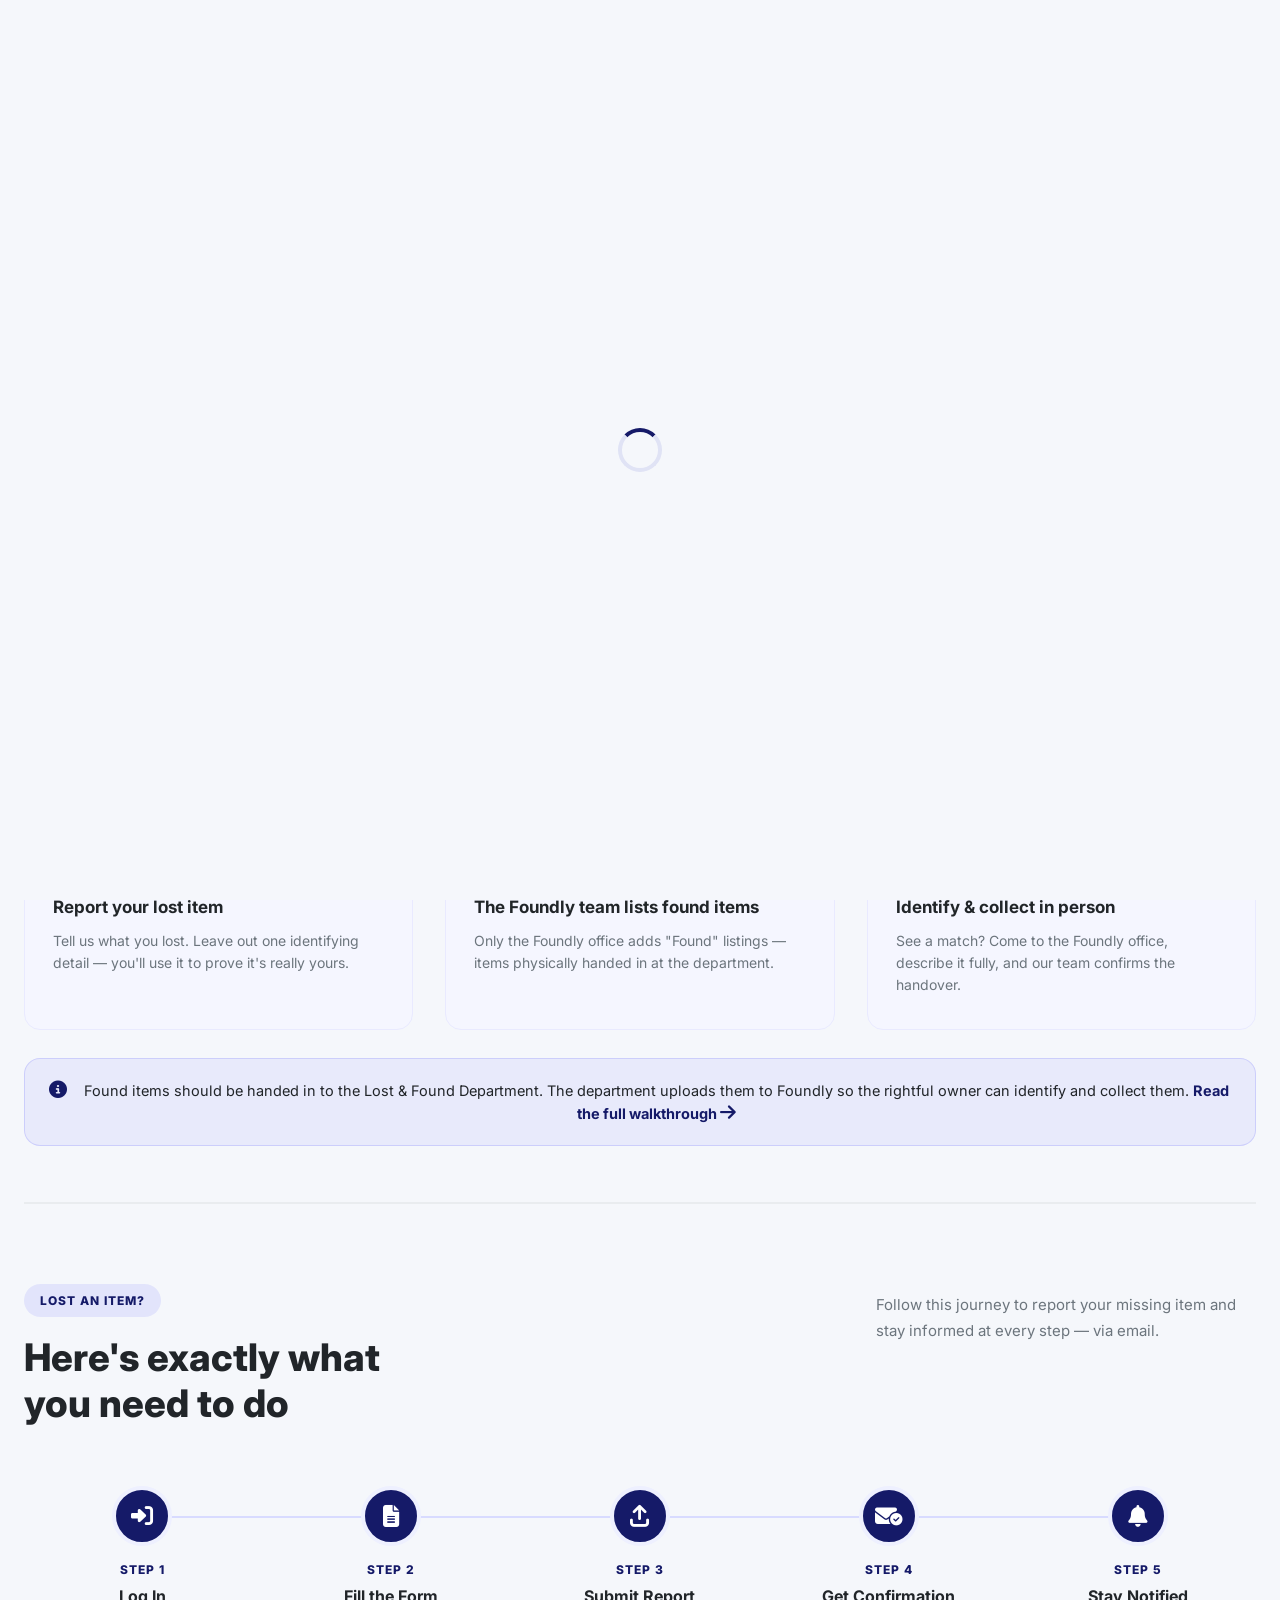
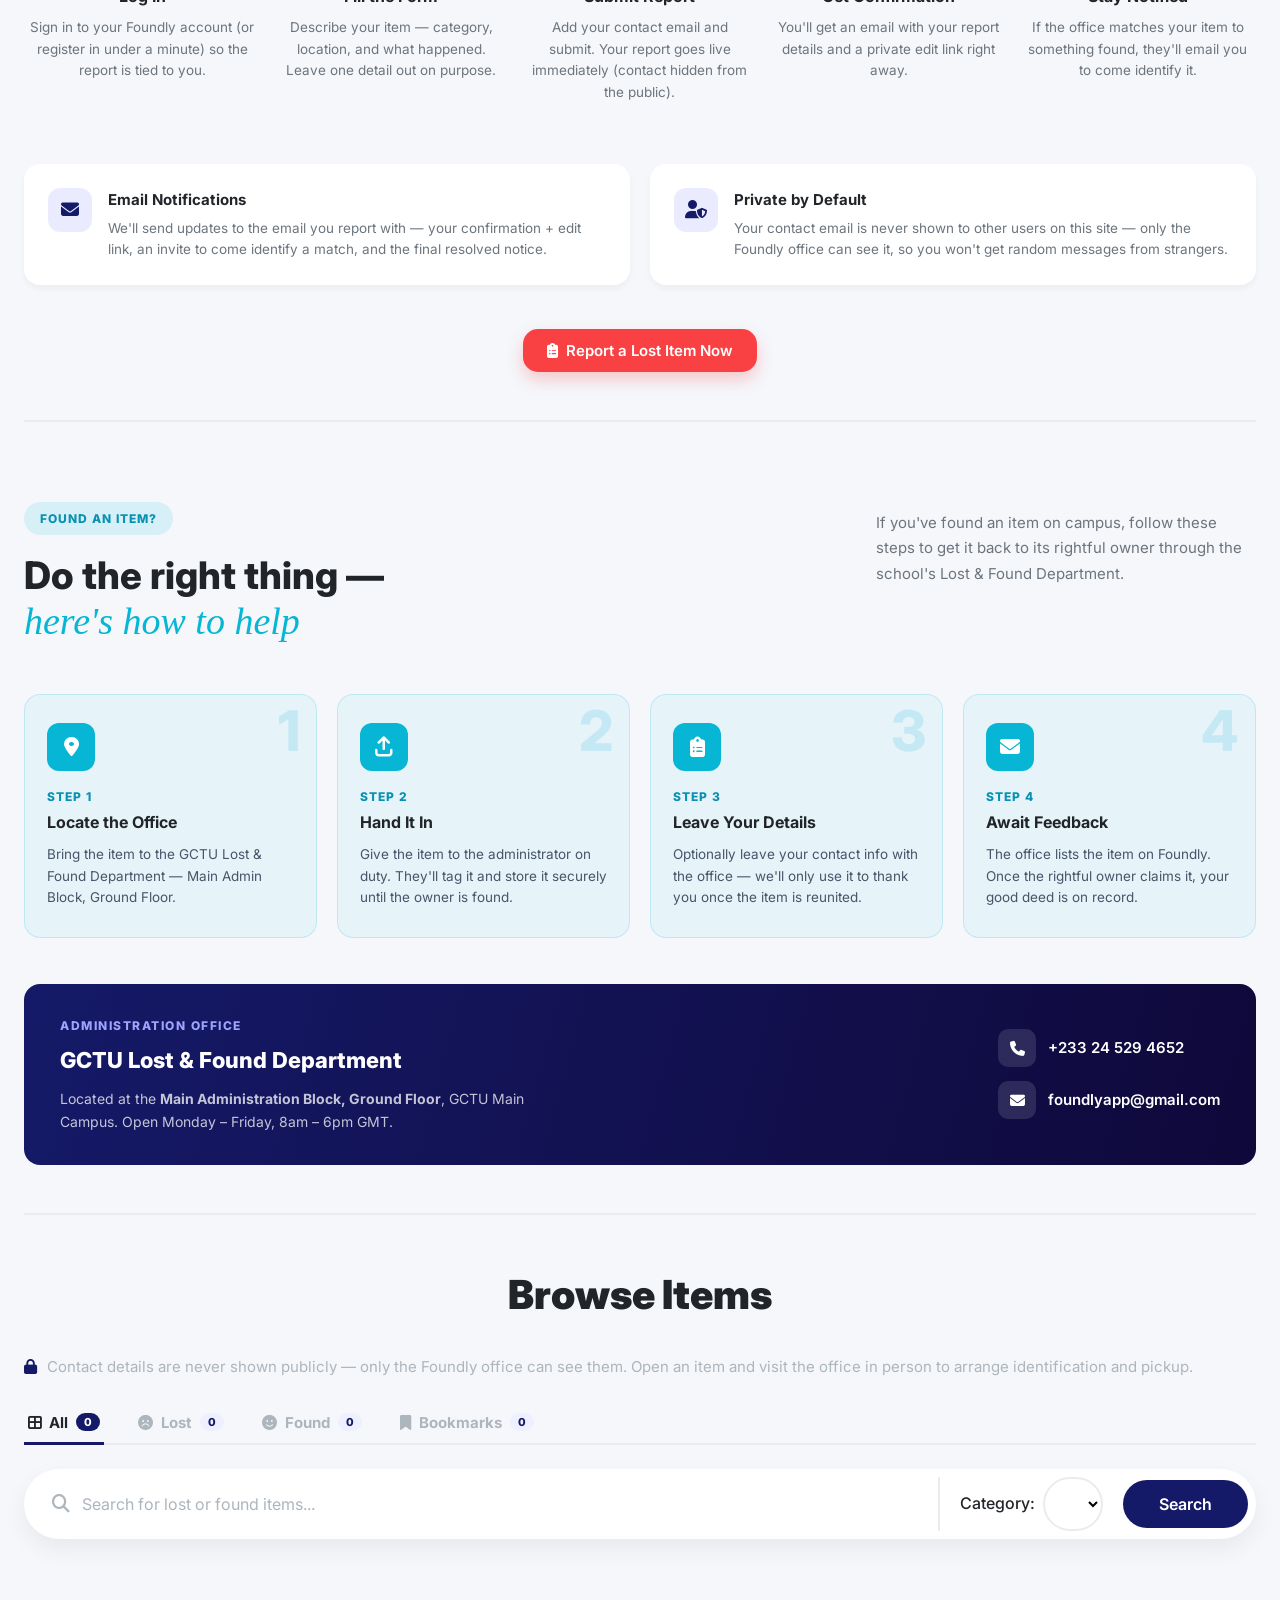
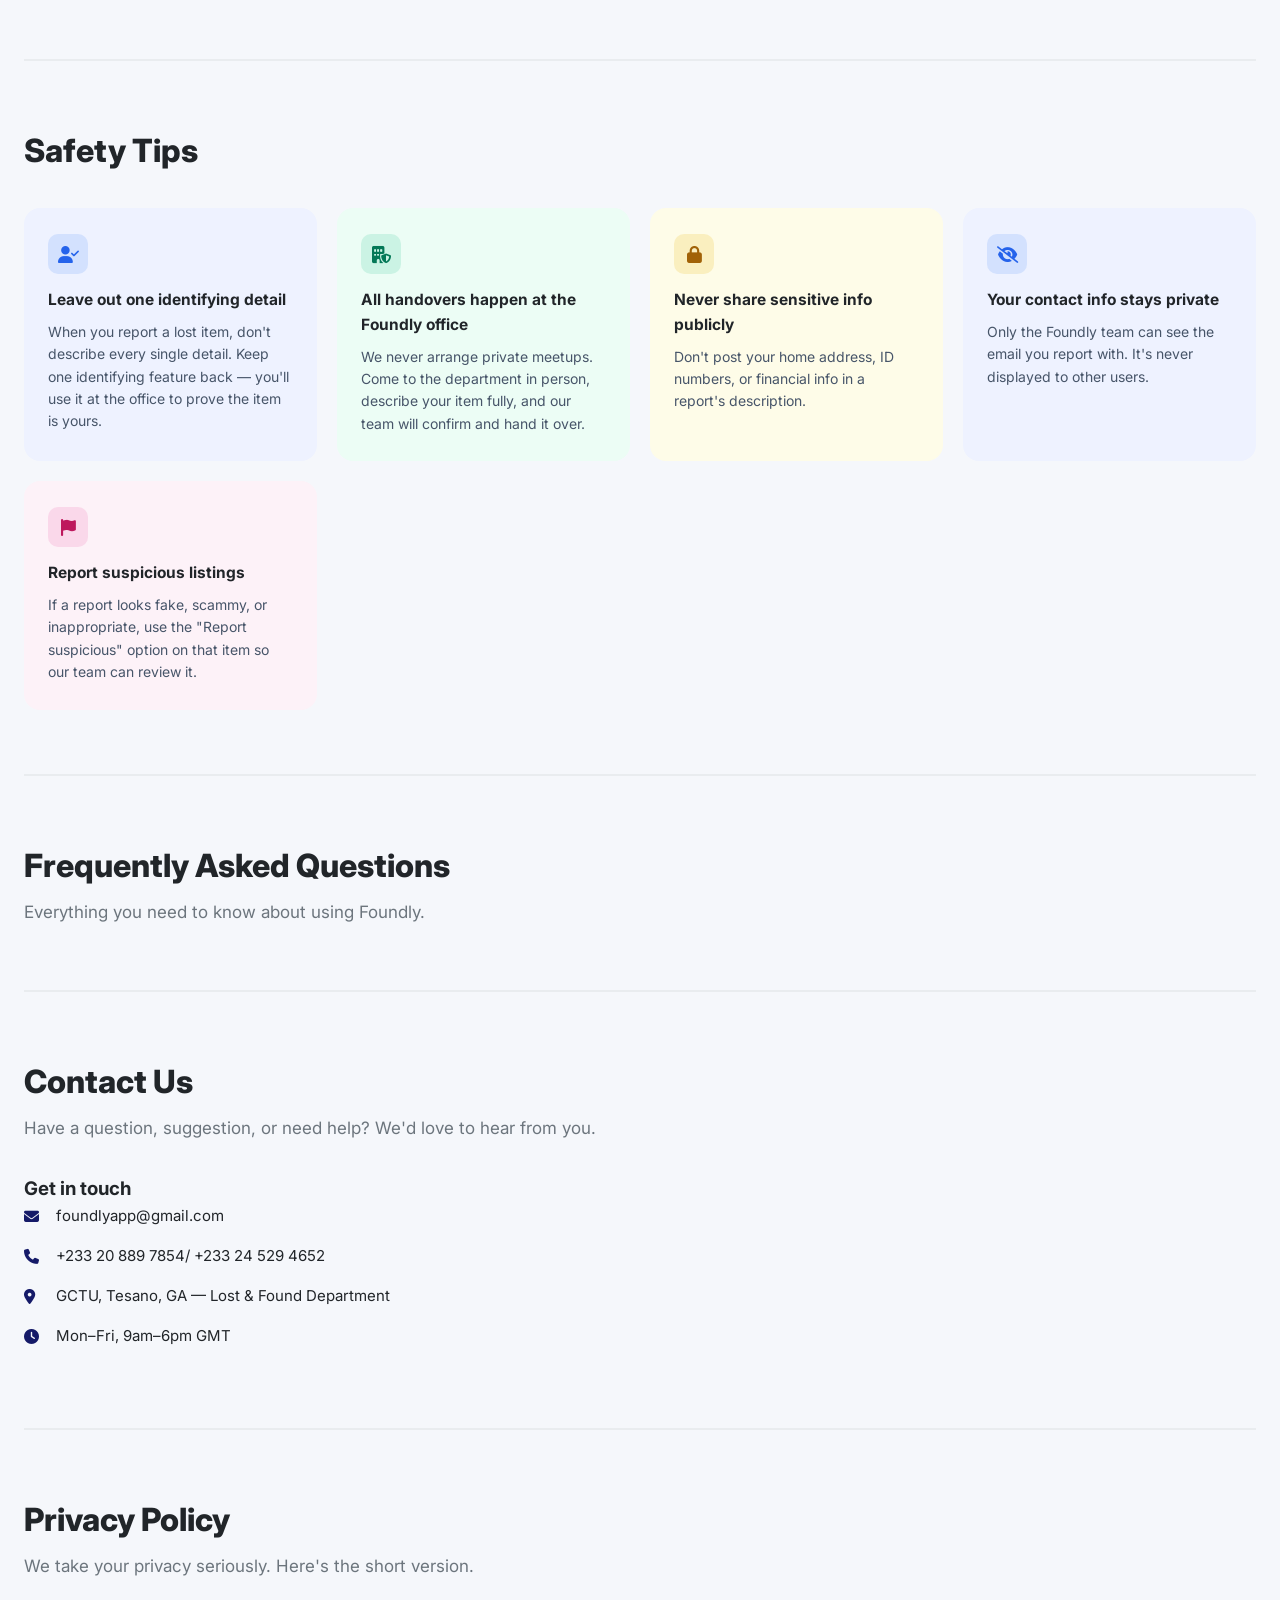
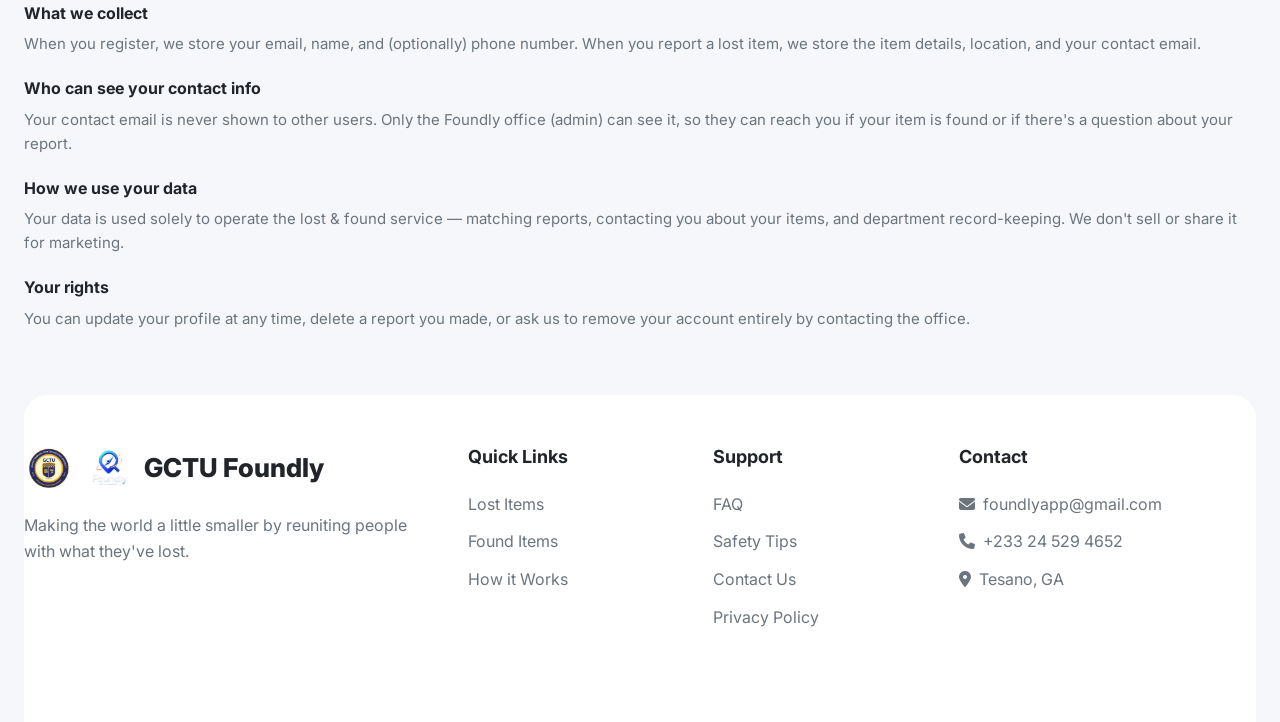
<file: public/index.html>
<!DOCTYPE html>
<html lang="en">
<head>
  <meta charset="UTF-8">
  <meta name="viewport" content="width=device-width, initial-scale=1.0">
  <title>GCTU Foundly · Lost & Found</title>
  <link rel="icon" type="image/png" href="foundly-logo-2(preview).png">
  <link rel="stylesheet" href="https://cdnjs.cloudflare.com/ajax/libs/font-awesome/6.4.0/css/all.min.css">
  <link href="https://fonts.googleapis.com/css2?family=Inter:wght@400;500;600;700;800&display=swap" rel="stylesheet">
  <link rel="stylesheet" href="foundly.css">
  <style>
    .about-section { margin: 64px 0; }
    .about-section h2 { font-size: 32px; font-weight: 800; margin-bottom: 8px; }
    .about-section > p { color: #6c757d; font-size: 17px; margin-bottom: 8px; }
    .section-divider { border: none; border-top: 2px solid #e9ecef; margin: 56px 0; }

    .safety-grid { display: grid; grid-template-columns: repeat(auto-fill, minmax(260px, 1fr)); gap: 20px; margin-top: 32px; }
    .faq-list { margin-top: 28px; }
    .faq-item { border-bottom: 1px solid #e9ecef; }
    .faq-question {
      display: flex; justify-content: space-between; align-items: center; padding: 20px 4px;
      cursor: pointer; font-weight: 600; font-size: 16px;
    }
    .faq-question i { color: var(--gray); transition: transform 0.2s; }
    .faq-question.open i { transform: rotate(180deg); color: var(--primary); }
    .faq-answer { max-height: 0; overflow: hidden; transition: max-height 0.25s ease; color: #6c757d; font-size: 15px; line-height: 1.6; padding: 0 4px; }
    .faq-answer.open { max-height: 320px; padding-bottom: 20px; }

    .contact-grid { display: grid; grid-template-columns: 1fr 1.4fr; gap: 40px; margin-top: 32px; }
    .contact-info-item { display: flex; align-items: center; gap: 12px; margin-bottom: 16px; font-size: 15px; color: var(--dark); }
    .contact-info-item i { color: var(--primary); width: 20px; }
    @media (max-width: 900px) { .contact-grid { grid-template-columns: 1fr; } }

    .privacy-block h4 { margin-top: 20px; margin-bottom: 6px; font-size: 16px; }
    .privacy-block p { color: #6c757d; font-size: 15px; line-height: 1.6; }
  </style>
</head>
<body data-page="home">
<div class="page-gate-loader" id="pageGateLoader"><div class="page-gate-spinner"></div></div>

<header class="site-header">
<div class="container">
  <nav class="navbar">
    <a href="index.html" class="logo">
      <img id="foundly-logo-top" src="GCTU-Logo-640x640.webp" alt="GCTU Logo" onerror="this.style.display='none'">
      <span>GCTU Foundly</span>
    </a>
    <div class="nav-links">
      <a href="index.html" class="active">Home</a>
      <a href="how-it-works.html">How it Works</a>
    </div>
    <div class="nav-buttons">
      <button class="btn btn-report-lost" onclick="openReportModal()"><i class="fas fa-triangle-exclamation"></i> Report Lost</button>
      <div id="navAuthLoggedOut">
        <a href="login.html" class="btn btn-outline"><i class="fas fa-right-to-bracket"></i> Login</a>
        <a href="register.html" class="btn btn-primary"><i class="fas fa-user-plus"></i> Register</a>
      </div>
      <div id="navAuthLoggedIn" style="display:none">
        <a href="my-reports.html" class="btn btn-outline"><i class="fas fa-clipboard-list"></i> My Reports</a>
        <a href="profile.html" class="btn btn-outline"><i class="fas fa-user"></i></a>
        <button class="btn" id="navLogoutBtn" style="background:var(--danger);color:white;border:none">
          <i class="fas fa-sign-out-alt"></i> Logout
        </button>
      </div>
    </div>
  </nav>
</div>
</header>

<div class="container">

  <!-- HERO -->
  <section class="hero">
    <div class="hero-content">
      <span class="hero-badge"><span class="dot"></span> GCTU Lost &amp; Found Platform</span>
      <h1>Lost something?<span class="hero-accent">We'll help you find it.</span></h1>
      <p>Report what you lost, browse what our team has found, and get reunited with your things at the Foundly office. It's free, fast, and easy.</p>
      <div class="hero-buttons">
        <button class="btn" onclick="openReportModal()"><i class="fas fa-frown"></i> I Lost Something</button>
        <a href="#browse" class="btn btn-outline-white" onclick="setViewTab('found')"><i class="fas fa-smile"></i> Browse Found Items</a>
      </div>
    </div>
    <div class="hero-image">
      <div class="hero-visual-circle"><i class="fas fa-magnifying-glass"></i></div>
      <div class="hero-visual-wordmark"><strong>Foundly</strong><span>Find it. Reclaim it.</span></div>
    </div>
  </section>

  <!-- HOW IT WORKS (short teaser) -->
  <section class="how-it-works" id="how-it-works">
    <h2>How Foundly Works</h2>
    <p>Three simple steps to reunite lost items with their owners.</p>
    <div class="steps">
      <div class="step-card">
        <div class="step-card-icon"><i class="fas fa-clipboard-list"></i></div>
        <div class="step-num-label">Step 1</div>
        <h3>Report your lost item</h3>
        <p>Tell us what you lost. Leave out one identifying detail — you'll use it to prove it's really yours.</p>
      </div>
      <div class="step-card">
        <div class="step-card-icon"><i class="fas fa-hand-holding-heart"></i></div>
        <div class="step-num-label">Step 2</div>
        <h3>The Foundly team lists found items</h3>
        <p>Only the Foundly office adds "Found" listings — items physically handed in at the department.</p>
      </div>
      <div class="step-card">
        <div class="step-card-icon"><i class="fas fa-handshake"></i></div>
        <div class="step-num-label">Step 3</div>
        <h3>Identify &amp; collect in person</h3>
        <p>See a match? Come to the Foundly office, describe it fully, and our team confirms the handover.</p>
      </div>
    </div>
    <div class="hiw-note-banner">
      <i class="fas fa-circle-info"></i>
      <span>Found items should be handed in to the Lost &amp; Found Department. The department uploads them to Foundly so the rightful owner can identify and collect them. <a href="how-it-works.html" style="color:var(--primary);font-weight:700;text-decoration:none">Read the full walkthrough <i class="fas fa-arrow-right"></i></a></span>
    </div>
  </section>

  <hr class="section-divider">

  <!-- GUIDE: how reporting a lost item works -->
  <div class="section-intro-row" style="margin-top:80px">
    <div>
      <span class="eyebrow-badge">Lost an Item?</span>
      <h1>Here's exactly what<br>you need to do</h1>
    </div>
    <p class="section-intro-side">Follow this journey to report your missing item and stay informed at every step — via email.</p>
  </div>

  <div class="process-timeline">
    <div class="process-node">
      <div class="node-circle"><i class="fas fa-right-to-bracket"></i></div>
      <div class="node-step-label">Step 1</div>
      <h3>Log In</h3>
      <p>Sign in to your Foundly account (or register in under a minute) so the report is tied to you.</p>
    </div>
    <div class="process-node">
      <div class="node-circle"><i class="fas fa-file-lines"></i></div>
      <div class="node-step-label">Step 2</div>
      <h3>Fill the Form</h3>
      <p>Describe your item — category, location, and what happened. Leave one detail out on purpose.</p>
    </div>
    <div class="process-node">
      <div class="node-circle"><i class="fas fa-arrow-up-from-bracket"></i></div>
      <div class="node-step-label">Step 3</div>
      <h3>Submit Report</h3>
      <p>Add your contact email and submit. Your report goes live immediately (contact hidden from the public).</p>
    </div>
    <div class="process-node">
      <div class="node-circle"><i class="fas fa-envelope-circle-check"></i></div>
      <div class="node-step-label">Step 4</div>
      <h3>Get Confirmation</h3>
      <p>You'll get an email with your report details and a private edit link right away.</p>
    </div>
    <div class="process-node">
      <div class="node-circle"><i class="fas fa-bell"></i></div>
      <div class="node-step-label">Step 5</div>
      <h3>Stay Notified</h3>
      <p>If the office matches your item to something found, they'll email you to come identify it.</p>
    </div>
  </div>

  <div class="duo-cards">
    <div class="duo-card">
      <div class="duo-icon"><i class="fas fa-envelope"></i></div>
      <div>
        <h4>Email Notifications</h4>
        <p>We'll send updates to the email you report with — your confirmation + edit link, an invite to come identify a match, and the final resolved notice.</p>
      </div>
    </div>
    <div class="duo-card">
      <div class="duo-icon"><i class="fas fa-user-shield"></i></div>
      <div>
        <h4>Private by Default</h4>
        <p>Your contact email is never shown to other users on this site — only the Foundly office can see it, so you won't get random messages from strangers.</p>
      </div>
    </div>
  </div>

  <div class="cta-center">
    <button class="btn btn-primary" style="background:#f94144;box-shadow:0 8px 16px rgba(249,65,68,0.25)" onclick="openReportModal()">
      <i class="fas fa-clipboard-list"></i> Report a Lost Item Now
    </button>
  </div>

  <hr class="section-divider" style="margin:48px 0">

  <!-- GUIDE: found something? here's how to help -->
  <div class="section-intro-row" style="margin-top:80px">
    <div>
      <span class="eyebrow-badge teal">Found an Item?</span>
      <h1>Do the right thing —<span class="found-heading-accent">here's how to help</span></h1>
    </div>
    <p class="section-intro-side">If you've found an item on campus, follow these steps to get it back to its rightful owner through the school's Lost &amp; Found Department.</p>
  </div>

  <div class="found-steps-grid">
    <div class="found-step-card">
      <span class="ghost-num">1</span>
      <div class="found-step-icon"><i class="fas fa-location-dot"></i></div>
      <div class="step-num-label">Step 1</div>
      <h3>Locate the Office</h3>
      <p>Bring the item to the GCTU Lost &amp; Found Department — Main Admin Block, Ground Floor.</p>
    </div>
    <div class="found-step-card">
      <span class="ghost-num">2</span>
      <div class="found-step-icon"><i class="fas fa-arrow-up-from-bracket"></i></div>
      <div class="step-num-label">Step 2</div>
      <h3>Hand It In</h3>
      <p>Give the item to the administrator on duty. They'll tag it and store it securely until the owner is found.</p>
    </div>
    <div class="found-step-card">
      <span class="ghost-num">3</span>
      <div class="found-step-icon"><i class="fas fa-clipboard-list"></i></div>
      <div class="step-num-label">Step 3</div>
      <h3>Leave Your Details</h3>
      <p>Optionally leave your contact info with the office — we'll only use it to thank you once the item is reunited.</p>
    </div>
    <div class="found-step-card">
      <span class="ghost-num">4</span>
      <div class="found-step-icon"><i class="fas fa-envelope"></i></div>
      <div class="step-num-label">Step 4</div>
      <h3>Await Feedback</h3>
      <p>The office lists the item on Foundly. Once the rightful owner claims it, your good deed is on record.</p>
    </div>
  </div>

  <div class="office-card">
    <div>
      <div class="office-label">Administration Office</div>
      <h3>GCTU Lost &amp; Found Department</h3>
      <p>Located at the <strong>Main Administration Block, Ground Floor</strong>, GCTU Main Campus. Open Monday – Friday, 8am – 6pm GMT.</p>
    </div>
    <div class="office-contacts">
      <div class="office-contact-row"><span class="office-icon"><i class="fas fa-phone"></i></span> +233 24 529 4652</div>
      <div class="office-contact-row"><span class="office-icon"><i class="fas fa-envelope"></i></span> foundlyapp@gmail.com</div>
    </div>
  </div>

  <hr class="section-divider" style="margin:48px 0">

  <!-- BROWSE: All / Lost / Found / Bookmarks — all on this one page -->
  <div class="section-header" id="browse">
    <h2>Browse Items</h2>
  </div>
  <p style="color:var(--gray);font-size:15px;margin-top:-16px;margin-bottom:8px">
    <i class="fas fa-lock" style="color:var(--primary);margin-right:6px"></i>
    Contact details are never shown publicly — only the Foundly office can see them. Open an item and visit the
    office in person to arrange identification and pickup.
  </p>

  <div class="view-tabs" id="viewTabs">
    <button class="view-tab-btn active" data-view="all" onclick="setViewTab('all')"><i class="fas fa-border-all"></i> All <span class="tab-count" id="countAll">0</span></button>
    <button class="view-tab-btn" data-view="lost" onclick="setViewTab('lost')"><i class="fas fa-frown"></i> Lost <span class="tab-count" id="countLost">0</span></button>
    <button class="view-tab-btn" data-view="found" onclick="setViewTab('found')"><i class="fas fa-smile"></i> Found <span class="tab-count" id="countFound">0</span></button>
    <button class="view-tab-btn" data-view="bookmarks" onclick="setViewTab('bookmarks')"><i class="fas fa-bookmark"></i> Bookmarks <span class="tab-count" id="countBookmarks">0</span></button>
  </div>

  <!-- SEARCH & FILTER -->
  <div class="search-section">
    <div class="search-input">
      <i class="fas fa-search"></i>
      <input type="text" placeholder="Search for lost or found items..." id="searchInput">
    </div>
    <div class="filter-dropdown">
      <label for="drpdwn">Category:</label>
      <select id="drpdwn"></select>
    </div>
    <button class="search-btn" onclick="applyFilters()">Search</button>
  </div>

  <!-- CATEGORY PILLS -->
  <div class="category-pills" id="categoryPills"></div>

  <div class="items-grid" id="itemsGrid"></div>

  <hr class="section-divider">

  <!-- SAFETY TIPS -->
  <section class="about-section" id="safety">
    <h2>Safety Tips</h2>
    <div class="safety-grid">
      <div class="safety-card pastel-blue">
        <div class="safety-icon"><i class="fas fa-user-check"></i></div>
        <h4>Leave out one identifying detail</h4>
        <p>When you report a lost item, don't describe every single detail. Keep one identifying feature back — you'll use it at the office to prove the item is yours.</p>
      </div>
      <div class="safety-card pastel-green">
        <div class="safety-icon"><i class="fas fa-building-shield"></i></div>
        <h4>All handovers happen at the Foundly office</h4>
        <p>We never arrange private meetups. Come to the department in person, describe your item fully, and our team will confirm and hand it over.</p>
      </div>
      <div class="safety-card pastel-yellow">
        <div class="safety-icon"><i class="fas fa-lock"></i></div>
        <h4>Never share sensitive info publicly</h4>
        <p>Don't post your home address, ID numbers, or financial info in a report's description.</p>
      </div>
      <div class="safety-card pastel-blue">
        <div class="safety-icon"><i class="fas fa-eye-slash"></i></div>
        <h4>Your contact info stays private</h4>
        <p>Only the Foundly team can see the email you report with. It's never displayed to other users.</p>
      </div>
      <div class="safety-card pastel-pink">
        <div class="safety-icon"><i class="fas fa-flag"></i></div>
        <h4>Report suspicious listings</h4>
        <p>If a report looks fake, scammy, or inappropriate, use the "Report suspicious" option on that item so our team can review it.</p>
      </div>
    </div>
  </section>

  <hr class="section-divider">

  <!-- FAQ -->
  <section class="about-section" id="faq">
    <h2>Frequently Asked Questions</h2>
    <p>Everything you need to know about using Foundly.</p>
    <div class="faq-list" id="faqList"></div>
  </section>

  <hr class="section-divider">

  <!-- CONTACT -->
  <section class="about-section" id="contact">
    <h2>Contact Us</h2>
    <p>Have a question, suggestion, or need help? We'd love to hear from you.</p>
    <div class="contact-grid">
      <div class="contact-info">
        <h3>Get in touch</h3>
        <div class="contact-info-item"><i class="fas fa-envelope"></i><span>foundlyapp@gmail.com</span></div>
        <div class="contact-info-item"><i class="fas fa-phone"></i><span>+233 20 889 7854/ +233 24 529 4652</span></div>
        <div class="contact-info-item"><i class="fas fa-map-marker-alt"></i><span>GCTU, Tesano, GA — Lost &amp; Found Department</span></div>
        <div class="contact-info-item"><i class="fas fa-clock"></i><span>Mon–Fri, 9am–6pm GMT</span></div>
      </div>
    </div>
  </section>

  <hr class="section-divider">

  <!-- PRIVACY -->
  <section class="about-section" id="privacy">
    <h2>Privacy Policy</h2>
    <p>We take your privacy seriously. Here's the short version.</p>
    <div class="privacy-block">
      <h4>What we collect</h4>
      <p>When you register, we store your email, name, and (optionally) phone number. When you report a lost item, we store the item details, location, and your contact email.</p>
      <h4>Who can see your contact info</h4>
      <p>Your contact email is never shown to other users. Only the Foundly office (admin) can see it, so they can reach you if your item is found or if there's a question about your report.</p>
      <h4>How we use your data</h4>
      <p>Your data is used solely to operate the lost &amp; found service — matching reports, contacting you about your items, and department record-keeping. We don't sell or share it for marketing.</p>
      <h4>Your rights</h4>
      <p>You can update your profile at any time, delete a report you made, or ask us to remove your account entirely by contacting the office.</p>
    </div>
  </section>

  <!-- REPORT A LOST ITEM (POPUP) -->
  <div class="modal" id="reportModal">
    <div class="modal-content">
      <div class="modal-header">
        <h3><i class="fas fa-clipboard-list" style="color:var(--primary);margin-right:8px"></i>Report a Lost Item</h3>
        <button class="close-modal" onclick="closeModal()">&times;</button>
      </div>
      <form id="reportForm">
        <div class="form-group">
          <label>Title *</label>
          <input type="text" placeholder="e.g., Blue Samsung Galaxy S22" id="itemTitle" required>
        </div>
        <div class="form-row">
          <div class="form-group">
            <label>Category *</label>
            <select id="itemCategory" required></select>
          </div>
          <div class="form-group">
            <label>Location *</label>
            <input type="text" placeholder="e.g., G-block, C14..." id="itemLocation" required>
          </div>
        </div>
        <div class="form-group">
          <label>Description *</label>
          <textarea rows="4" placeholder="Provide a description (color, brand, distinctive features...)" id="itemDescription" required></textarea>
        </div>
        <div class="form-tip warning">
          <i class="fas fa-lightbulb"></i>
          <span>Leave out one identifying detail on purpose (a mark, an engraving, what's inside a pocket) — you'll use it at the office to prove it's really yours.</span>
        </div>
        <div class="form-group">
          <label>Contact Email *</label>
          <input type="email" placeholder="your@email.com" id="itemEmail" required>
        </div>
        <div class="form-tip">
          <i class="fas fa-lock"></i>
          <span>This email is only ever visible to the Foundly office — never shown to other users.</span>
        </div>
        <button type="submit" class="submit-btn">
          <i class="fas fa-paper-plane"></i>
          <span>Report Lost Item</span>
        </button>
      </form>
    </div>
  </div>

  <!-- ITEM DETAIL MODAL -->
  <div class="modal detail-modal" id="detailModal">
    <div class="modal-content">
      <button class="close-modal" onclick="closeDetailModal()" style="position:absolute;top:16px;right:16px;z-index:10;background:white;border-radius:50%;width:40px;height:40px;font-size:24px">&times;</button>
      <div class="detail-image" id="detailImage"><i class="fas fa-image"></i></div>
      <div class="detail-body">
        <span class="card-badge" id="detailBadge" style="position:static;margin-bottom:12px;display:inline-block">Lost</span>
        <h2 id="detailTitle">Item Title</h2>
        <div class="detail-meta">
          <span><i class="fas fa-tag"></i> <span id="detailCategory">Category</span></span>
          <span><i class="fas fa-map-marker-alt"></i> <span id="detailLocation">Location</span></span>
          <span><i class="fas fa-calendar"></i> <span id="detailDate">Date</span></span>
        </div>
        <p id="detailDescription">Item description goes here.</p>
        <div class="notice-banner info" style="margin-top:16px">
          <i class="fas fa-circle-info"></i>
          <span>To claim or ask about this item, visit the Foundly office in person and describe it fully — our team can look up the reporter's contact details for you.</span>
        </div>
        <div class="detail-actions">
          <button class="btn btn-outline" id="detailBookmarkBtn" style="flex:1;justify-content:center">
            <i class="far fa-bookmark"></i> Bookmark
          </button>
          <button class="btn" id="detailSuspiciousBtn" style="flex:1;justify-content:center;background:var(--light);color:var(--dark)">
            <i class="fas fa-flag"></i> Report Suspicious
          </button>
        </div>
      </div>
    </div>
  </div>

  <!-- SUSPICIOUS POST MODAL -->
  <div class="modal" id="suspiciousModal">
    <div class="modal-content" style="max-width:460px">
      <div class="modal-header">
        <h3><i class="fas fa-flag" style="color:var(--danger);margin-right:8px"></i>Report Suspicious Post</h3>
        <button class="close-modal" onclick="closeSuspiciousModal()">&times;</button>
      </div>
      <form id="suspiciousForm">
        <input type="hidden" id="suspiciousReportId">
        <div class="form-group">
          <label>Reason *</label>
          <select id="suspiciousReason" required>
            <option value="">Select a reason</option>
            <option value="Fake or scam listing">Fake or scam listing</option>
            <option value="Inappropriate content">Inappropriate content</option>
            <option value="Suspected stolen item">Suspected stolen item</option>
            <option value="Duplicate / spam">Duplicate / spam</option>
            <option value="Other">Other</option>
          </select>
        </div>
        <div class="form-group">
          <label>Details (optional)</label>
          <textarea rows="3" id="suspiciousDetails" placeholder="Tell us more..."></textarea>
        </div>
        <div class="form-group">
          <label>Your email (optional, in case we need to follow up)</label>
          <input type="email" id="suspiciousContact" placeholder="you@example.com">
        </div>
        <button type="submit" class="submit-btn"><i class="fas fa-paper-plane"></i> Submit Report</button>
      </form>
    </div>
  </div>

  <!-- EDIT LINK SUCCESS MODAL -->
  <div class="modal" id="editLinkModal">
    <div class="modal-content" style="max-width:460px">
      <div class="modal-header">
        <h3><i class="fas fa-circle-check" style="color:#10b981;margin-right:8px"></i>Report Submitted!</h3>
        <button class="close-modal" onclick="closeEditLinkModal()">&times;</button>
      </div>
      <div style="padding:0 0 8px">
        <p style="color:var(--gray);margin-bottom:16px">We also emailed this to you — but save it here too. This private link is the only way to edit, resolve, or delete your report (until it's resolved).</p>
        <div class="form-group">
          <label>Your edit link</label>
          <div style="display:flex;gap:8px">
            <input type="text" id="editLinkInput" readonly style="flex:1" onclick="this.select()">
            <button type="button" class="btn btn-outline" onclick="copyEditLink()" style="white-space:nowrap"><i class="fas fa-copy"></i> Copy</button>
          </div>
        </div>
        <a id="editLinkEmailBtn" href="#" class="btn btn-outline" style="width:100%;justify-content:center;margin-top:8px"><i class="fas fa-envelope"></i> Email me this link</a>
        <button type="button" class="submit-btn" style="margin-top:16px" onclick="closeEditLinkModal()"><i class="fas fa-check"></i> Got it</button>
      </div>
    </div>
  </div>

  <!-- FOOTER -->
  <footer class="footer">
    <div class="footer-content">
      <div class="footer-col">
        <a href="index.html" class="logo" style="margin-bottom:20px">
          <img id="foundly-logo-top" src="GCTU-Logo-640x640.webp" alt="GCTU Logo" onerror="this.style.display='none'">
          <img id="foundly-logo-top" src="foundly-logo-2(preview).png" alt="Foundly illustration" onerror="this.style.display='none'">
          <span>GCTU Foundly</span>
        </a>
        <p>Making the world a little smaller by reuniting people with what they've lost.</p>
      </div>
      <div class="footer-col">
        <h4>Quick Links</h4>
        <ul class="footer-links">
          <li><a href="#browse" onclick="setViewTab('lost')">Lost Items</a></li>
          <li><a href="#browse" onclick="setViewTab('found')">Found Items</a></li>
          <li><a href="how-it-works.html">How it Works</a></li>
        </ul>
      </div>
      <div class="footer-col">
        <h4>Support</h4>
        <ul class="footer-links">
          <li><a href="#faq">FAQ</a></li>
          <li><a href="#safety">Safety Tips</a></li>
          <li><a href="#contact">Contact Us</a></li>
          <li><a href="#privacy">Privacy Policy</a></li>
        </ul>
      </div>
      <div class="footer-col">
        <h4>Contact</h4>
        <ul class="footer-links">
          <li><span><i class="fas fa-envelope" style="margin-right:8px"></i>foundlyapp@gmail.com</span></li>
          <li><span><i class="fas fa-phone" style="margin-right:8px"></i>+233 24 529 4652</span></li>
          <li><span><i class="fas fa-map-marker-alt" style="margin-right:8px"></i>Tesano, GA</span></li>
        </ul>
      </div>
    </div>
  </footer>
</div>

<script type="module" src="js/home.js"></script>
</body>
</html>
</file>
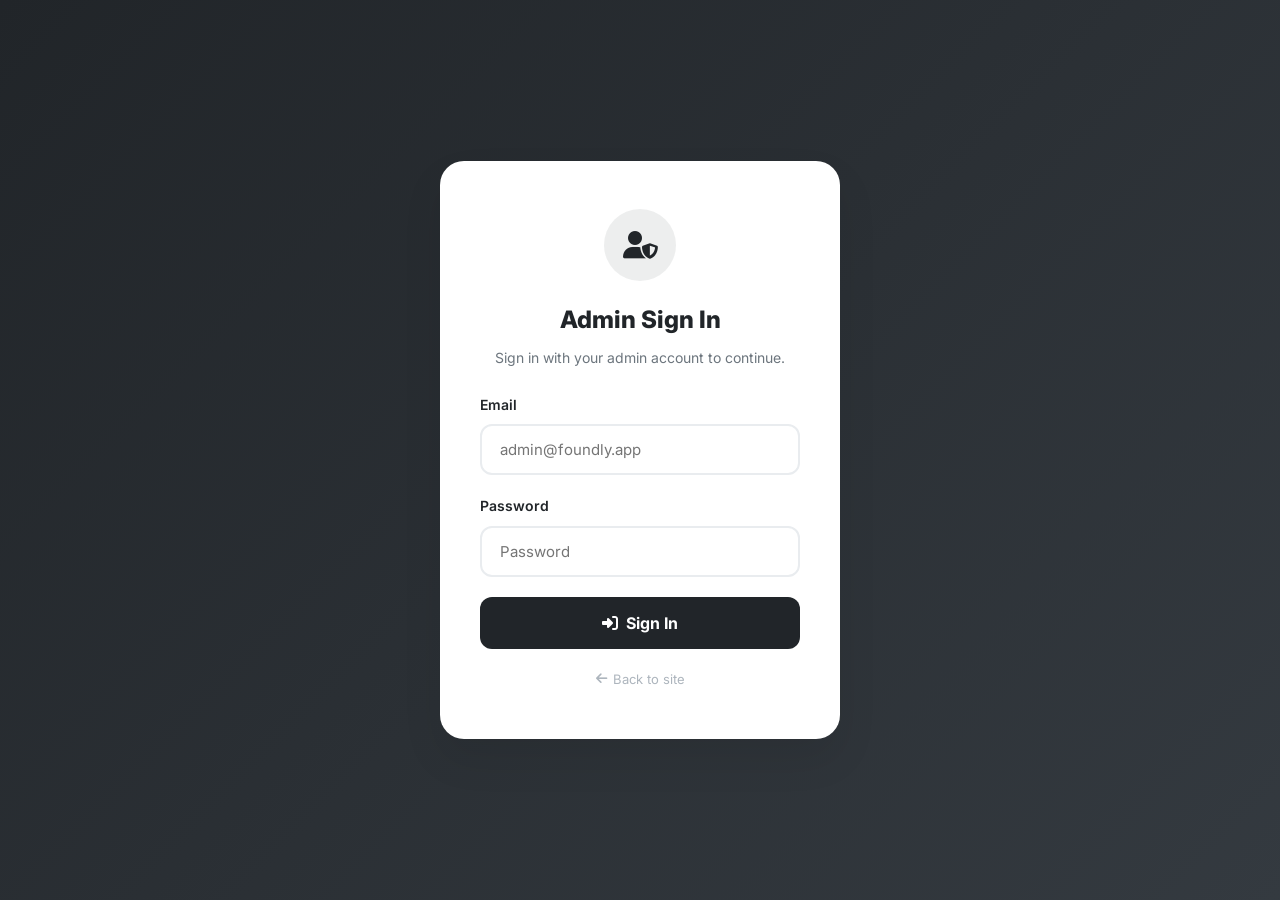
<file: public/console-7f3ae21c.html>
<!DOCTYPE html>
<html lang="en">
<head>
  <meta charset="UTF-8">
  <meta name="viewport" content="width=device-width, initial-scale=1.0">
  <title>Foundly · Admin Dashboard</title>
  <link rel="stylesheet" href="https://cdnjs.cloudflare.com/ajax/libs/font-awesome/6.4.0/css/all.min.css">
  <link href="https://fonts.googleapis.com/css2?family=Inter:wght@400;500;600;700;800&display=swap" rel="stylesheet">
  <link rel="stylesheet" href="foundly.css">
  <style>
    .search-btn { background: #212529; }
    .search-btn:hover { background: #000; }
    .pill.active { background: #212529; border-color: #212529; }
    .submit-btn  { background: #212529; }
    .submit-btn:hover { background: #000; }
    .page-hero.admin-hero { background: linear-gradient(105deg, #212529 0%, #495057 100%); }
    body { background-color: #f5f7fb; }

    .password-gate {
      position: fixed; inset: 0; background: linear-gradient(135deg, #212529 0%, #343a40 100%);
      z-index: 3000; display: flex; align-items: center; justify-content: center; padding: 24px;
    }
    .password-gate-card {
      background: white; border-radius: var(--radius-lg); padding: 48px 40px;
      max-width: 400px; width: 100%; text-align: center; box-shadow: var(--shadow-lg);
    }
    .password-gate-icon {
      width: 72px; height: 72px; border-radius: 50%; background: rgba(33,37,41,0.08); color: #212529;
      display: flex; align-items: center; justify-content: center; font-size: 28px; margin: 0 auto 20px;
    }
    .password-gate-card h2 { font-size: 24px; font-weight: 800; margin-bottom: 4px; }
    .password-gate-card .gate-sub { color: #6c757d; margin: 8px 0 24px; font-size: 14px; }
    .password-gate-card .form-group { text-align: left; }
    .gate-back-link { display: inline-flex; align-items: center; gap: 6px; margin-top: 20px; font-size: 13px; color: var(--gray); text-decoration: none; }
    .gate-back-link:hover { color: var(--primary); }

    .admin-stats-banner { grid-template-columns: repeat(5, 1fr); }
    .stat-card.clickable { cursor: pointer; }

    .admin-tabs { display: flex; gap: 8px; margin: 32px 0 24px; border-bottom: 2px solid #e9ecef; }
    .admin-tab-btn {
      padding: 12px 4px; margin-right: 24px; background: none; border: none; font-size: 15px; font-weight: 700;
      color: var(--gray); cursor: pointer; border-bottom: 3px solid transparent; margin-bottom: -2px; transition: var(--transition);
    }
    .admin-tab-btn.active { color: var(--dark); border-bottom-color: #212529; }
    .admin-tab-panel { display: none; }
    .admin-tab-panel.active { display: block; }

    .admin-thumb { width: 44px; height: 44px; border-radius: 10px; overflow: hidden; background: #f1f3f5; display: flex; align-items: center; justify-content: center; color: var(--gray); font-size: 16px; }
    @media (max-width: 1200px) { .admin-stats-banner { grid-template-columns: repeat(3, 1fr); } }
    @media (max-width: 576px)  { .admin-stats-banner { grid-template-columns: repeat(2, 1fr); } }
  </style>
</head>
<body data-page="admin">

<!-- ============ LOGIN GATE ============ -->
<div class="password-gate" id="loginGate">
  <div class="password-gate-card">
    <div class="password-gate-icon"><i class="fas fa-user-shield"></i></div>
    <h2>Admin Sign In</h2>
    <p class="gate-sub">Sign in with your admin account to continue.</p>
    <form id="gateForm" onsubmit="return false">
      <div class="form-group">
        <label>Email</label>
        <input type="email" id="gateEmail" placeholder="admin@foundly.app" autocomplete="username" required>
      </div>
      <div class="form-group">
        <label>Password</label>
        <input type="password" id="gatePassword" placeholder="Password" autocomplete="current-password" required>
      </div>
      <small id="gateError" style="display:none;color:var(--danger);margin-bottom:10px;text-align:left"></small>
      <button type="submit" class="submit-btn" id="gateSubmitBtn"><i class="fas fa-right-to-bracket"></i> Sign In</button>
    </form>
    <a href="index.html" class="gate-back-link"><i class="fas fa-arrow-left"></i> Back to site</a>
  </div>
</div>

<!-- ============ NOT AUTHORIZED ============ -->
<div class="password-gate" id="notAdminGate" style="display:none">
  <div class="password-gate-card">
    <div class="password-gate-icon" style="background:rgba(249,65,68,0.1);color:var(--danger)"><i class="fas fa-ban"></i></div>
    <h2>Not authorized</h2>
    <p class="gate-sub">This account doesn't have admin access. Ask an existing admin to grant it, or sign in with a different account.</p>
    <button class="submit-btn" onclick="handleSignOutAndReload()"><i class="fas fa-rotate-left"></i> Try a different account</button>
  </div>
</div>

<!-- ============ ADMIN CONTENT ============ -->
<div id="adminContent" style="display:none">
<header class="site-header">
<div class="container">

  <nav class="navbar">
    <a href="index.html" class="logo">
      <img id="foundly-logo-top" src="GCTU-Logo-640x640.webp" alt="Foundly illustration" onerror="this.style.display='none'">
      <span>GCTU Foundly</span>
    </a>
    <div class="nav-links">
      <span style="font-weight:700;color:var(--gray);font-size:13px;text-transform:uppercase;letter-spacing:1.5px">
        <i class="fas fa-gauge-high"></i> Admin Panel
      </span>
    </div>
    <div class="nav-buttons">
      <span id="adminEmailLabel" style="font-size:13px;color:var(--gray);margin-right:8px"></span>
      <a href="index.html" class="btn btn-outline"><i class="fas fa-arrow-left"></i> View Site</a>
      <button class="btn" style="background:var(--danger);color:white;border:none;box-shadow:0 8px 16px rgba(249,65,68,0.2)" onclick="handleSignOut()">
        <i class="fas fa-sign-out-alt"></i> Logout
      </button>
    </div>
  </nav>
  </div>
</header>
<div class="container">

  <section class="page-hero admin-hero">
    <div class="page-hero-content">
      <h1><i class="fas fa-gauge-high" style="margin-right:12px;opacity:0.9"></i>Admin Dashboard</h1>
      <p>Manage reports, users, and suspicious-post flags for Foundly.</p>
    </div>
  </section>

  <!-- STATS -->
  <div class="stats-banner admin-stats-banner">
    <div class="stat-card"><div class="stat-card-icon purple"><i class="fas fa-users"></i></div>
      <div><div class="stat-card-value" id="statUsers">0</div><div class="stat-card-label">Total Users</div></div></div>
    <div class="stat-card"><div class="stat-card-icon blue"><i class="fas fa-layer-group"></i></div>
      <div><div class="stat-card-value" id="statTotal">0</div><div class="stat-card-label">Total Reports</div></div></div>
    <div class="stat-card"><div class="stat-card-icon red"><i class="fas fa-frown"></i></div>
      <div><div class="stat-card-value" id="statLost">0</div><div class="stat-card-label">Lost Reports</div></div></div>
    <div class="stat-card"><div class="stat-card-icon cyan"><i class="fas fa-hand-holding-heart"></i></div>
      <div><div class="stat-card-value" id="statFound">0</div><div class="stat-card-label">Found Reports</div></div></div>
    <div class="stat-card"><div class="stat-card-icon green"><i class="fas fa-handshake"></i></div>
      <div><div class="stat-card-value" id="statResolved">0</div><div class="stat-card-label">Resolved Reports</div></div></div>
  </div>

  <!-- TABS -->
  <div class="admin-tabs">
    <button class="admin-tab-btn active" data-tab="reports" onclick="setAdminTab('reports')"><i class="fas fa-box"></i> Reports</button>
    <button class="admin-tab-btn" data-tab="users" onclick="setAdminTab('users')"><i class="fas fa-users"></i> Users</button>
    <button class="admin-tab-btn" data-tab="suspicious" onclick="setAdminTab('suspicious')"><i class="fas fa-flag"></i> Suspicious Posts</button>
  </div>

  <!-- ============ REPORTS TAB ============ -->
  <div class="admin-tab-panel active" id="tab-reports">
    <div class="section-header">
      <h2>Manage Reports</h2>
      <button class="btn btn-primary" style="background:#212529;box-shadow:0 8px 16px rgba(33,37,41,0.2)" onclick="openItemModal('create')">
        <i class="fas fa-plus"></i> Add Found Item
      </button>
    </div>

    <div class="category-pills" id="statusTabs">
      <div class="pill active" data-tab="all" onclick="setTab('all', this)"><i class="fas fa-border-all"></i> All</div>
      <div class="pill" data-tab="active" onclick="setTab('active', this)"><i class="fas fa-circle-check"></i> Active</div>
      <div class="pill" data-tab="resolved" onclick="setTab('resolved', this)"><i class="fas fa-handshake"></i> Resolved</div>
      <div class="pill" data-tab="deleted" onclick="setTab('deleted', this)"><i class="fas fa-trash"></i> Deleted</div>
    </div>

    <div class="search-section">
      <div class="search-input"><i class="fas fa-search"></i><input type="text" placeholder="Search reports..." id="adminSearchInput"></div>
      <div class="filter-dropdown">
        <label for="adminTypeFilter">Type:</label>
        <select id="adminTypeFilter" onchange="applyAdminFilters()">
          <option value="all">All</option><option value="lost">Lost</option><option value="found">Found</option>
        </select>
      </div>
      <div class="filter-dropdown">
        <label for="adminCategoryFilter">Category:</label>
        <select id="adminCategoryFilter" onchange="applyAdminFilters()"><option value="">All</option></select>
      </div>
      <button class="search-btn" onclick="applyAdminFilters()"><i class="fas fa-filter"></i> Search</button>
    </div>

    <div class="sort-bar">
      <p class="result-count">Showing <strong id="adminResultCount">—</strong> reports</p>
      <button class="btn btn-outline" onclick="reloadAdminData()"><i class="fas fa-rotate"></i> Refresh</button>
    </div>

    <div class="data-table-wrapper">
      <table class="data-table">
        <thead><tr><th></th><th>Item</th><th>Type</th><th>Category</th><th>Reported</th><th>Status</th><th>Actions</th></tr></thead>
        <tbody id="adminTableBody">
          <tr><td colspan="7" style="text-align:center;padding:48px;color:var(--gray)">
            <i class="fas fa-spinner fa-spin" style="font-size:24px;display:block;margin-bottom:12px"></i>Loading reports…
          </td></tr>
        </tbody>
      </table>
    </div>
  </div>

  <!-- ============ USERS TAB ============ -->
  <div class="admin-tab-panel" id="tab-users">
    <div class="section-header"><h2>Users</h2></div>
    <div class="search-section">
      <div class="search-input"><i class="fas fa-search"></i><input type="text" placeholder="Search users by name or email..." id="userSearchInput" oninput="renderUsersTable()"></div>
    </div>
    <div class="data-table-wrapper">
      <table class="data-table">
        <thead><tr><th>User</th><th>Phone</th><th>Reports</th><th>Joined</th><th>Status</th><th>Actions</th></tr></thead>
        <tbody id="usersTableBody">
          <tr><td colspan="6" style="text-align:center;padding:48px;color:var(--gray)">
            <i class="fas fa-spinner fa-spin" style="font-size:24px;display:block;margin-bottom:12px"></i>Loading users…
          </td></tr>
        </tbody>
      </table>
    </div>
  </div>

  <!-- ============ SUSPICIOUS TAB ============ -->
  <div class="admin-tab-panel" id="tab-suspicious">
    <div class="section-header"><h2>Suspicious Post Reports</h2></div>
    <div class="data-table-wrapper">
      <table class="data-table">
        <thead><tr><th>Reported Item</th><th>Reason</th><th>Details</th><th>Flagged By</th><th>When</th><th>Status</th><th>Actions</th></tr></thead>
        <tbody id="suspiciousTableBody">
          <tr><td colspan="7" style="text-align:center;padding:48px;color:var(--gray)">
            <i class="fas fa-spinner fa-spin" style="font-size:24px;display:block;margin-bottom:12px"></i>Loading…
          </td></tr>
        </tbody>
      </table>
    </div>
  </div>

  <!-- ITEM PREVIEW MODAL -->
  <div class="modal detail-modal" id="adminPreviewModal">
    <div class="modal-content">
      <button class="close-modal" onclick="closePreviewModal()" style="position:absolute;top:16px;right:16px;z-index:10;background:white;border-radius:50%;width:40px;height:40px;font-size:24px">&times;</button>
      <div class="detail-image" id="previewImage"><i class="fas fa-image"></i></div>
      <div class="detail-body">
        <span class="card-badge" id="previewBadge" style="position:static;margin-bottom:12px;display:inline-block">Lost</span>
        <span class="status-pill" id="previewStatusPill" style="margin-left:8px">Active</span>
        <div id="previewMatchBadgeWrap" style="margin-top:10px"></div>
        <h2 id="previewTitle" style="margin-top:12px">Item Title</h2>
        <div class="detail-meta">
          <span><i class="fas fa-tag"></i> <span id="previewCategory">Category</span></span>
          <span><i class="fas fa-map-marker-alt"></i> <span id="previewLocation">Location</span></span>
          <span><i class="fas fa-calendar"></i> <span id="previewDate">Date</span></span>
        </div>
        <p id="previewDescription">Item description goes here.</p>
        <div class="detail-actions">
          <a href="#" id="previewContactBtn" class="btn btn-primary" style="flex:1;justify-content:center">
            <i class="fas fa-envelope"></i> <span id="previewContactEmail">Contact</span>
          </a>
          <button class="btn btn-outline" onclick="editFromPreview()" style="flex:1;justify-content:center">
            <i class="fas fa-pen"></i> Edit
          </button>
        </div>
        <div id="previewMatchActions" style="margin-top:16px;display:flex;flex-direction:column;gap:10px"></div>
      </div>
    </div>
  </div>

  <!-- ADD / EDIT ITEM MODAL -->
  <div class="modal" id="adminItemModal">
    <div class="modal-content">
      <div class="modal-header">
        <h3 id="adminModalTitle">Add New Item</h3>
        <button class="close-modal" onclick="closeItemModal()">&times;</button>
      </div>
      <form id="adminItemForm" onsubmit="submitItemForm(event)">
        <input type="hidden" id="adminItemId">
        <div class="form-row">
          <div class="form-group">
            <label>Type *</label>
            <select id="adminItemType" required onchange="onAdminTypeChange()">
              <option value="found">Found</option>
              <option value="lost">Lost</option>
            </select>
          </div>
          <div class="form-group">
            <label>Status *</label>
            <select id="adminItemStatus" required>
              <option value="active">Active</option>
              <option value="resolved">Resolved</option>
              <option value="deleted">Deleted</option>
            </select>
          </div>
        </div>
        <div class="form-group">
          <label>Title *</label>
          <input type="text" placeholder="e.g., Blue Samsung Galaxy S22" id="adminItemTitle" required>
        </div>
        <div class="form-row">
          <div class="form-group">
            <label>Category *</label>
            <select id="adminItemCategory" required></select>
          </div>
          <div class="form-group">
            <label>Location *</label>
            <input type="text" placeholder="e.g., Central Cafeteria" id="adminItemLocation" required>
          </div>
        </div>
        <div class="form-group">
          <label>Description *</label>
          <textarea rows="4" placeholder="Provide detailed description..." id="adminItemDescription" required></textarea>
        </div>
        <div class="form-group">
          <label id="adminItemEmailLabel">Finder's Contact Email (optional)</label>
          <input type="email" placeholder="finder@example.com" id="adminItemEmail">
          <small style="color:var(--gray)" id="adminItemEmailHint">Only fill this in if the finder left their contact info — used to thank them once the item is claimed.</small>
        </div>
        <button type="submit" class="submit-btn">
          <i class="fas fa-save"></i> <span id="adminSubmitBtnText">Add Item</span>
        </button>
      </form>
    </div>
  </div>

  <!-- MATCH PICKER MODAL -->
  <div class="modal" id="matchPickerModal">
    <div class="modal-content" style="max-width:520px">
      <div class="modal-header">
        <h3><i class="fas fa-link" style="margin-right:8px"></i>Link a Found Match</h3>
        <button class="close-modal" onclick="closeMatchPickerModal()">&times;</button>
      </div>
      <div class="form-group">
        <label>Search active found items</label>
        <input type="text" id="matchPickerSearch" placeholder="Search by title..." oninput="renderMatchPickerResults()">
      </div>
      <div id="matchPickerResults" style="max-height:320px;overflow-y:auto"></div>
    </div>
  </div>

  <!-- USER REPORTS MODAL -->
  <div class="modal" id="userReportsModal">
    <div class="modal-content" style="max-width:640px">
      <div class="modal-header">
        <h3 id="userReportsModalTitle">User's Reports</h3>
        <button class="close-modal" onclick="closeUserReportsModal()">&times;</button>
      </div>
      <div class="data-table-wrapper" style="margin-bottom:0">
        <table class="data-table">
          <thead><tr><th>Item</th><th>Type</th><th>Status</th><th>Contact</th><th>Reported</th></tr></thead>
          <tbody id="userReportsTableBody"></tbody>
        </table>
      </div>
    </div>
  </div>

  <footer class="footer">
    <div class="footer-content">
      <div class="footer-col">
        <a href="index.html" class="logo" style="margin-bottom:20px">
          <img id="foundly-logo-top" src="foundly-logo-2(preview).png" alt="Foundly illustration" onerror="this.style.display='none'">
          <span>GCTU Foundly</span>
        </a>
      </div>
    </div>
  </footer>
</div>
</div>

<script type="module" src="js/admin.js"></script>
</body>
</html>
</file>
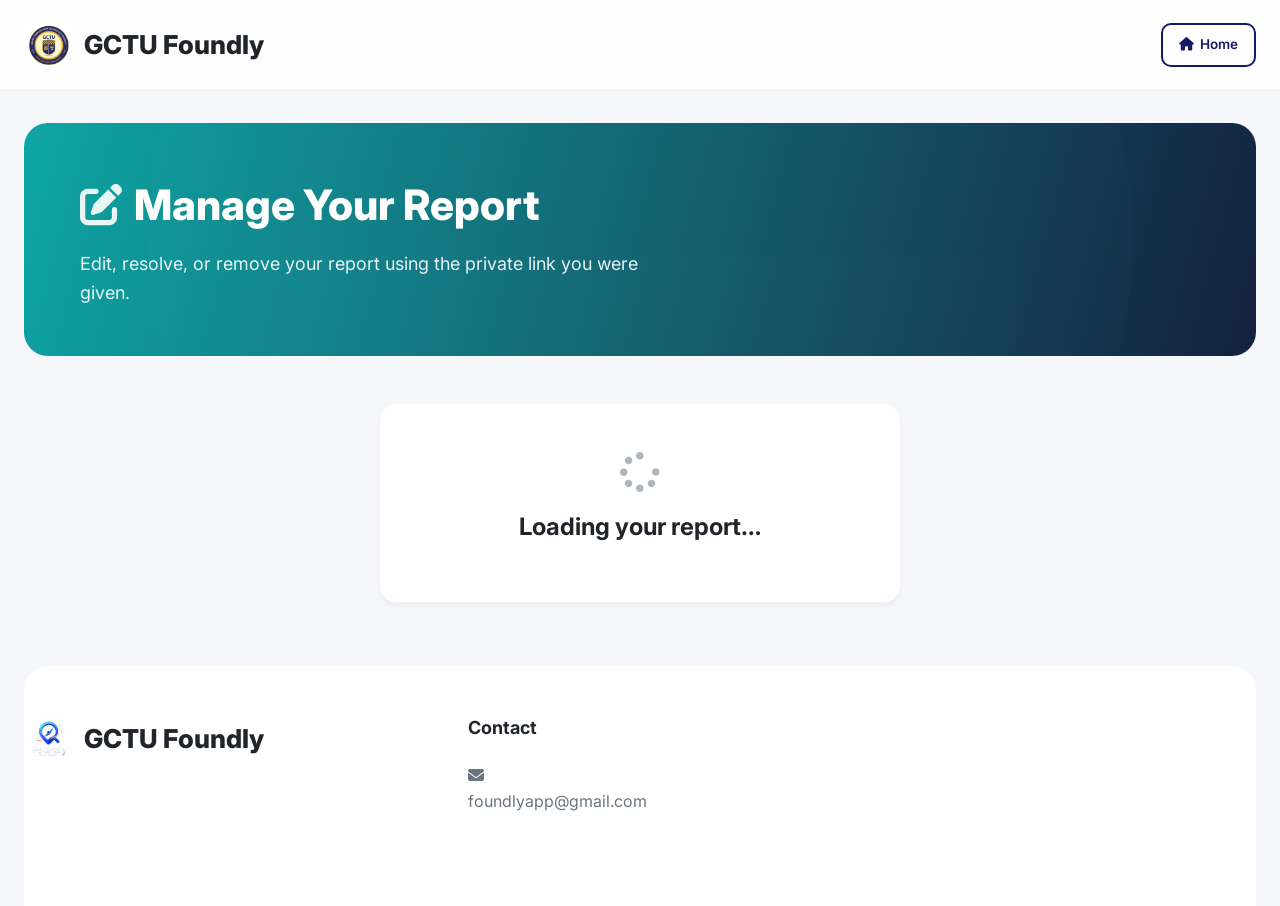
<file: public/edit.html>
<!DOCTYPE html>
<html lang="en">
<head>
  <meta charset="UTF-8">
  <meta name="viewport" content="width=device-width, initial-scale=1.0">
  <title>Foundly · Manage Your Report</title>
  <link rel="icon" type="image/png" href="foundly-logo-2(preview).png">
  <link rel="stylesheet" href="https://cdnjs.cloudflare.com/ajax/libs/font-awesome/6.4.0/css/all.min.css">
  <link href="https://fonts.googleapis.com/css2?family=Inter:wght@400;500;600;700;800&display=swap" rel="stylesheet">
  <link rel="stylesheet" href="foundly.css">
  <style>
    .search-btn, .submit-btn { background: #0ea5a4; }
    .search-btn:hover, .submit-btn:hover { background: #0b8483; }
    .page-hero.edit-hero { background: linear-gradient(105deg, #0ea5a4 0%, #14213d 100%); }

    .edit-panel {
      background: white; border-radius: var(--radius-md); box-shadow: var(--shadow-sm);
      padding: 32px; max-width: 640px; margin: 0 auto 48px;
    }
    .edit-panel-header { display: flex; justify-content: space-between; align-items: center; margin-bottom: 24px; flex-wrap: wrap; gap: 12px; }
    .edit-panel-header h2 { font-size: 22px; margin: 0; }
    .edit-actions { display: flex; gap: 10px; flex-wrap: wrap; margin-top: 20px; }
    .edit-actions .btn { flex: 1; min-width: 160px; justify-content: center; }

    .state-card {
      max-width: 520px; margin: 40px auto 60px; background: white; border-radius: var(--radius-md);
      box-shadow: var(--shadow-sm); padding: 48px 32px; text-align: center;
    }
    .state-card i { font-size: 40px; color: var(--gray); margin-bottom: 16px; display: block; }
    .state-card.error i { color: var(--danger); }
    .state-card h2 { margin-bottom: 8px; }
    .state-card p { color: var(--gray); margin-bottom: 20px; }
  </style>
</head>
<body data-page="edit">
<header class="site-header">
<div class="container">
  <nav class="navbar">
    <a href="index.html" class="logo">
      <img id="foundly-logo-top" src="GCTU-Logo-640x640.webp" alt="Foundly illustration" onerror="this.style.display='none'">
      <span>GCTU Foundly</span>
    </a>
    <div class="nav-buttons">
      <a href="index.html" class="btn btn-outline"><i class="fas fa-home"></i> Home</a>
    </div>
  </nav>
  </div>
</header>
<div class="container">

  <section class="page-hero edit-hero">
    <div class="page-hero-content">
      <h1><i class="fas fa-pen-to-square" style="margin-right:12px;opacity:0.9"></i>Manage Your Report</h1>
      <p>Edit, resolve, or remove your report using the private link you were given.</p>
    </div>
  </section>

  <div class="state-card" id="loadingState">
    <i class="fas fa-spinner fa-spin"></i>
    <h2>Loading your report…</h2>
  </div>

  <div class="state-card error" id="invalidState" style="display:none">
    <i class="fas fa-triangle-exclamation"></i>
    <h2>This link isn't valid</h2>
    <p>Make sure you're using the exact link from your confirmation email — it should include both an <code>id</code> and a <code>token</code>.</p>
    <a href="index.html" class="btn btn-primary"><i class="fas fa-home"></i> Back to Foundly</a>
  </div>

  <div class="edit-panel" id="editPanel" style="display:none">
    <div class="edit-panel-header">
      <h2>Edit Report</h2>
      <span class="status-pill" id="statusPill">Active</span>
    </div>

    <div id="lockedNotice" style="display:none;background:rgba(249,65,68,0.08);color:var(--danger);padding:14px 16px;border-radius:var(--radius-sm);margin-bottom:20px;font-size:14px">
      <i class="fas fa-circle-info"></i> <span id="lockedNoticeText"></span>
    </div>

    <form id="editForm">
      <div class="form-group">
        <label>Title *</label>
        <input type="text" id="editTitle" required>
      </div>
      <div class="form-row">
        <div class="form-group">
          <label>Category *</label>
          <select id="editCategory" required></select>
        </div>
        <div class="form-group">
          <label>Location *</label>
          <input type="text" id="editLocation" required>
        </div>
      </div>
      <div class="form-group">
        <label>Description *</label>
        <textarea rows="4" id="editDescription" required></textarea>
      </div>
      <div class="form-group">
        <label>Contact Email *</label>
        <input type="email" id="editContact" required>
      </div>

      <button type="submit" class="submit-btn" id="saveBtn">
        <i class="fas fa-save"></i> Save Changes
      </button>

      <div class="edit-actions">
        <button type="button" class="btn btn-outline" id="resolveBtn" onclick="handleResolve()">
          <i class="fas fa-circle-check"></i> Mark as Resolved
        </button>
        <button type="button" class="btn" style="background:var(--danger);color:white" id="deleteBtn" onclick="handleDelete()">
          <i class="fas fa-trash"></i> Delete Report
        </button>
      </div>
    </form>
  </div>

  <footer class="footer">
    <div class="footer-content">
      <div class="footer-col">
        <a href="index.html" class="logo" style="margin-bottom:20px">
          <img id="foundly-logo-top" src="foundly-logo-2(preview).png" alt="Foundly illustration" onerror="this.style.display='none'">
          <span>GCTU Foundly</span>
        </a>
      </div>
      <div class="footer-col">
        <h4>Contact</h4>
        <ul class="footer-links">
          <li><span><i class="fas fa-envelope" style="margin-right:8px"></i>foundlyapp@gmail.com</span></li>
        </ul>
      </div>
    </div>
  </footer>
</div>

<script type="module" src="js/edit.js"></script>
</body>
</html>
</file>
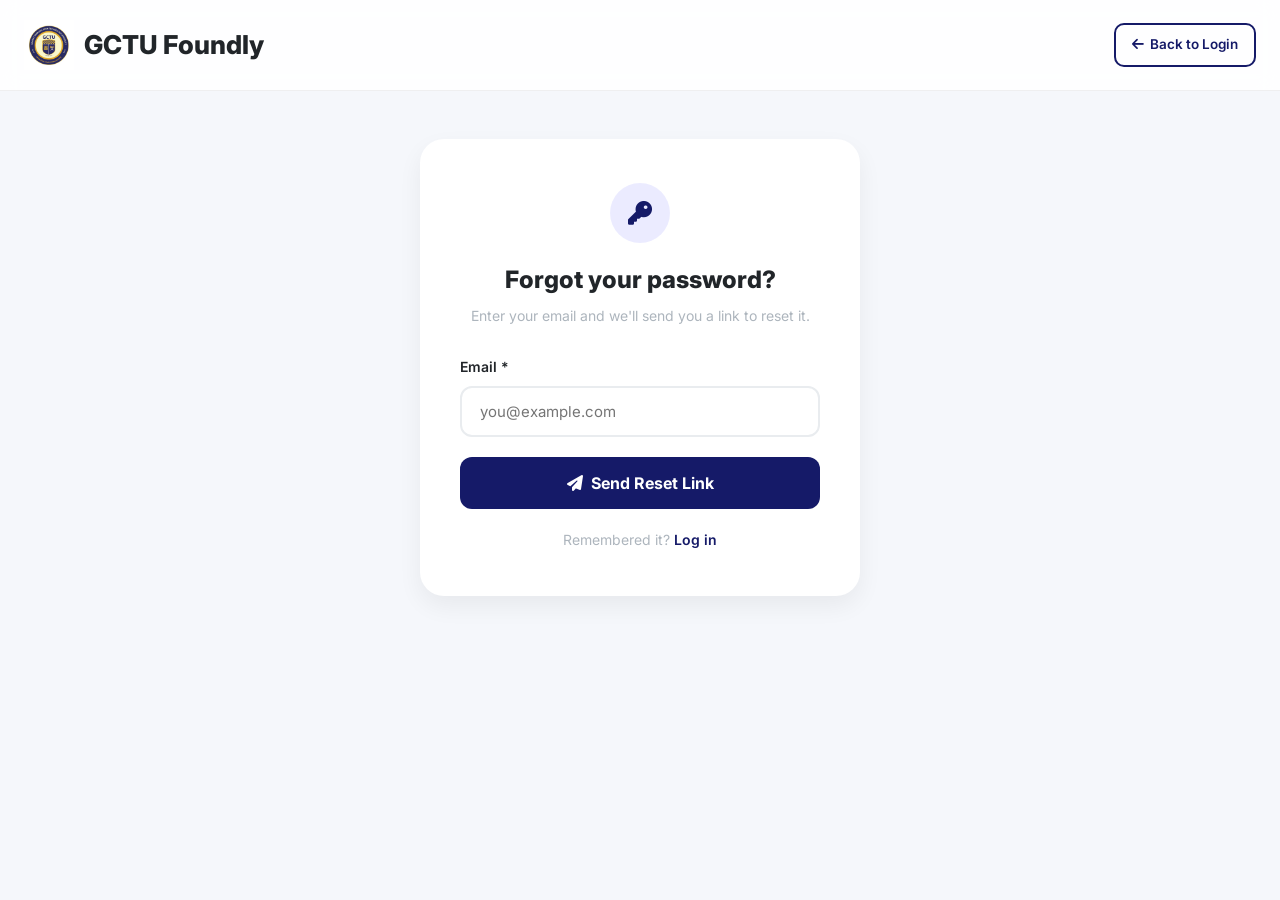
<file: public/forgot-password.html>
<!DOCTYPE html>
<html lang="en">
<head>
  <meta charset="UTF-8">
  <meta name="viewport" content="width=device-width, initial-scale=1.0">
  <title>Foundly · Reset Password</title>
  <link rel="icon" type="image/png" href="foundly-logo-2(preview).png">
  <link rel="stylesheet" href="https://cdnjs.cloudflare.com/ajax/libs/font-awesome/6.4.0/css/all.min.css">
  <link href="https://fonts.googleapis.com/css2?family=Inter:wght@400;500;600;700;800&display=swap" rel="stylesheet">
  <link rel="stylesheet" href="foundly.css">
</head>
<body data-page="forgot-password">
<header class="site-header">
<div class="container">
  <nav class="navbar">
    <a href="index.html" class="logo">
      <img id="foundly-logo-top" src="GCTU-Logo-640x640.webp" alt="Foundly illustration" onerror="this.style.display='none'">
      <span>GCTU Foundly</span>
    </a>
    <div class="nav-buttons">
      <a href="login.html" class="btn btn-outline"><i class="fas fa-arrow-left"></i> Back to Login</a>
    </div>
  </nav>
  </div>
</header>
<div class="container">

  <div class="auth-shell">
    <div class="auth-card">
      <div class="auth-icon"><i class="fas fa-key"></i></div>
      <h2>Forgot your password?</h2>
      <p class="auth-sub">Enter your email and we'll send you a link to reset it.</p>

      <div class="auth-error" id="formError"></div>
      <div class="auth-success" id="formSuccess"></div>

      <form id="forgotForm">
        <div class="form-group">
          <label>Email *</label>
          <input type="email" id="email" placeholder="you@example.com" required>
        </div>
        <button type="submit" class="submit-btn" id="submitBtn">
          <i class="fas fa-paper-plane"></i> Send Reset Link
        </button>
      </form>

      <div class="auth-footer-link">Remembered it? <a href="login.html">Log in</a></div>
    </div>
  </div>
</div>
<script type="module" src="js/forgot-password.js"></script>
</body>
</html>
</file>
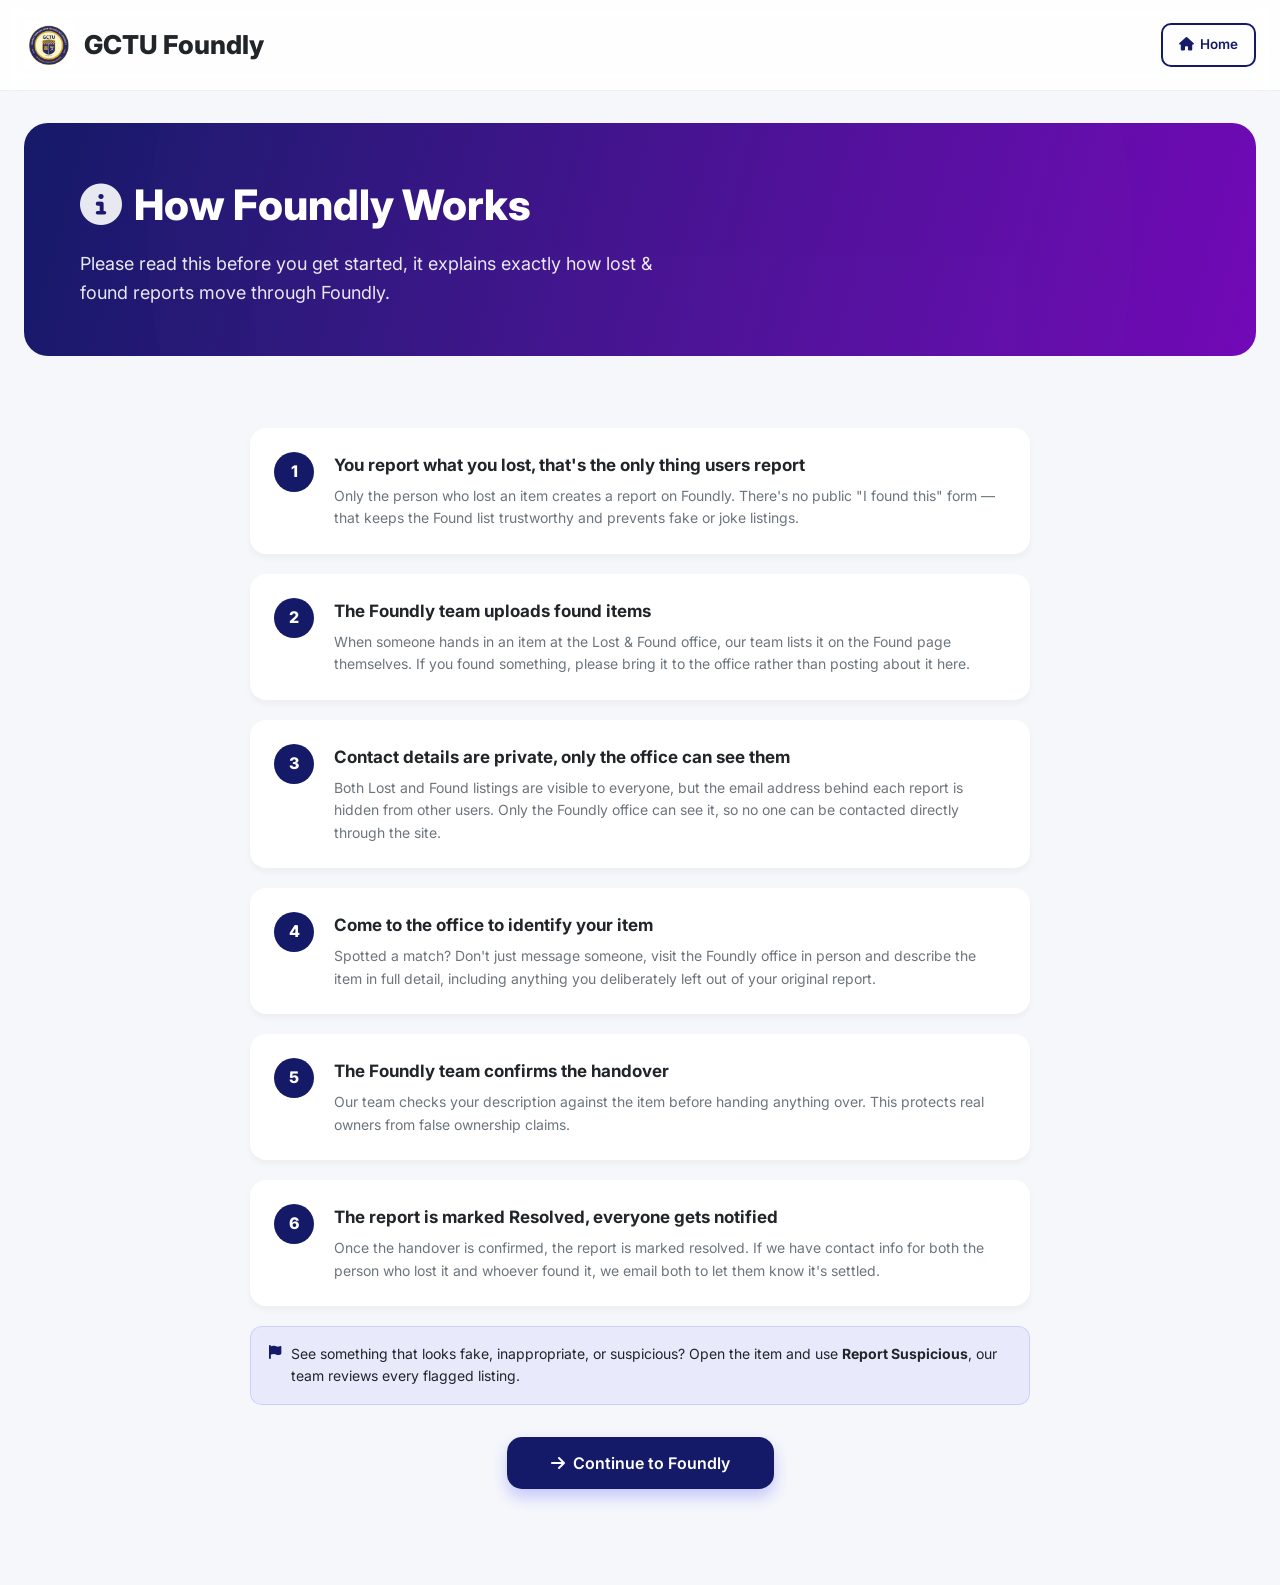
<file: public/how-it-works.html>
<!DOCTYPE html>
<html lang="en">
<head>
  <meta charset="UTF-8">
  <meta name="viewport" content="width=device-width, initial-scale=1.0">
  <title>Foundly · How it Works</title>
  <link rel="icon" type="image/png" href="foundly-logo-2(preview).png">
  <link rel="stylesheet" href="https://cdnjs.cloudflare.com/ajax/libs/font-awesome/6.4.0/css/all.min.css">
  <link href="https://fonts.googleapis.com/css2?family=Inter:wght@400;500;600;700;800&display=swap" rel="stylesheet">
  <link rel="stylesheet" href="foundly.css">
  <style>
    .page-hero.hiw-hero { background: linear-gradient(105deg, var(--primary) 0%, #7209b7 100%); }
  </style>
</head>
<body data-page="how-it-works">
<header class="site-header">
<div class="container">
  <nav class="navbar">
    <a href="index.html" class="logo">
      <img id="foundly-logo-top" src="GCTU-Logo-640x640.webp" alt="Foundly illustration" onerror="this.style.display='none'">
      <span>GCTU Foundly</span>
    </a>
    <div class="nav-buttons">
      <a href="index.html" class="btn btn-outline"><i class="fas fa-home"></i> Home</a>
    </div>
  </nav>
  </div>
</header>
<div class="container">

  <section class="page-hero hiw-hero">
    <div class="page-hero-content">
      <h1><i class="fas fa-circle-info" style="margin-right:12px;opacity:0.9"></i>How Foundly Works</h1>
      <p>Please read this before you get started, it explains exactly how lost &amp; found reports move through Foundly.</p>
    </div>
  </section>

  <div class="hiw-shell">
    <div class="step-numbered">
      <div class="step-num">1</div>
      <div>
        <h3>You report what you lost, that's the only thing users report</h3>
        <p>Only the person who lost an item creates a report on Foundly. There's no public "I found this" form — that keeps the Found list trustworthy and prevents fake or joke listings.</p>
      </div>
    </div>
    <div class="step-numbered">
      <div class="step-num">2</div>
      <div>
        <h3>The Foundly team uploads found items</h3>
        <p>When someone hands in an item at the Lost &amp; Found office, our team lists it on the Found page themselves. If you found something, please bring it to the office rather than posting about it here.</p>
      </div>
    </div>
    <div class="step-numbered">
      <div class="step-num">3</div>
      <div>
        <h3>Contact details are private, only the office can see them</h3>
        <p>Both Lost and Found listings are visible to everyone, but the email address behind each report is hidden from other users. Only the Foundly office can see it, so no one can be contacted directly through the site.</p>
      </div>
    </div>
    <div class="step-numbered">
      <div class="step-num">4</div>
      <div>
        <h3>Come to the office to identify your item</h3>
        <p>Spotted a match? Don't just message someone, visit the Foundly office in person and describe the item in full detail, including anything you deliberately left out of your original report.</p>
      </div>
    </div>
    <div class="step-numbered">
      <div class="step-num">5</div>
      <div>
        <h3>The Foundly team confirms the handover</h3>
        <p>Our team checks your description against the item before handing anything over. This protects real owners from false ownership claims.</p>
      </div>
    </div>
    <div class="step-numbered">
      <div class="step-num">6</div>
      <div>
        <h3>The report is marked Resolved, everyone gets notified</h3>
        <p>Once the handover is confirmed, the report is marked resolved. If we have contact info for both the person who lost it and whoever found it, we email both to let them know it's settled.</p>
      </div>
    </div>

    <div class="notice-banner info">
      <i class="fas fa-flag"></i>
      <span>See something that looks fake, inappropriate, or suspicious? Open the item and use <strong>Report Suspicious</strong>, our team reviews every flagged listing.</span>
    </div>

    <div class="cta-center" style="margin-top:32px">
      <button class="btn btn-primary" id="continueBtn" style="padding:16px 44px;font-size:16px">
        <i class="fas fa-arrow-right"></i> Continue to Foundly
      </button>
    </div>
  </div>
</div>
<script type="module" src="js/how-it-works.js"></script>
</body>
</html>
</file>
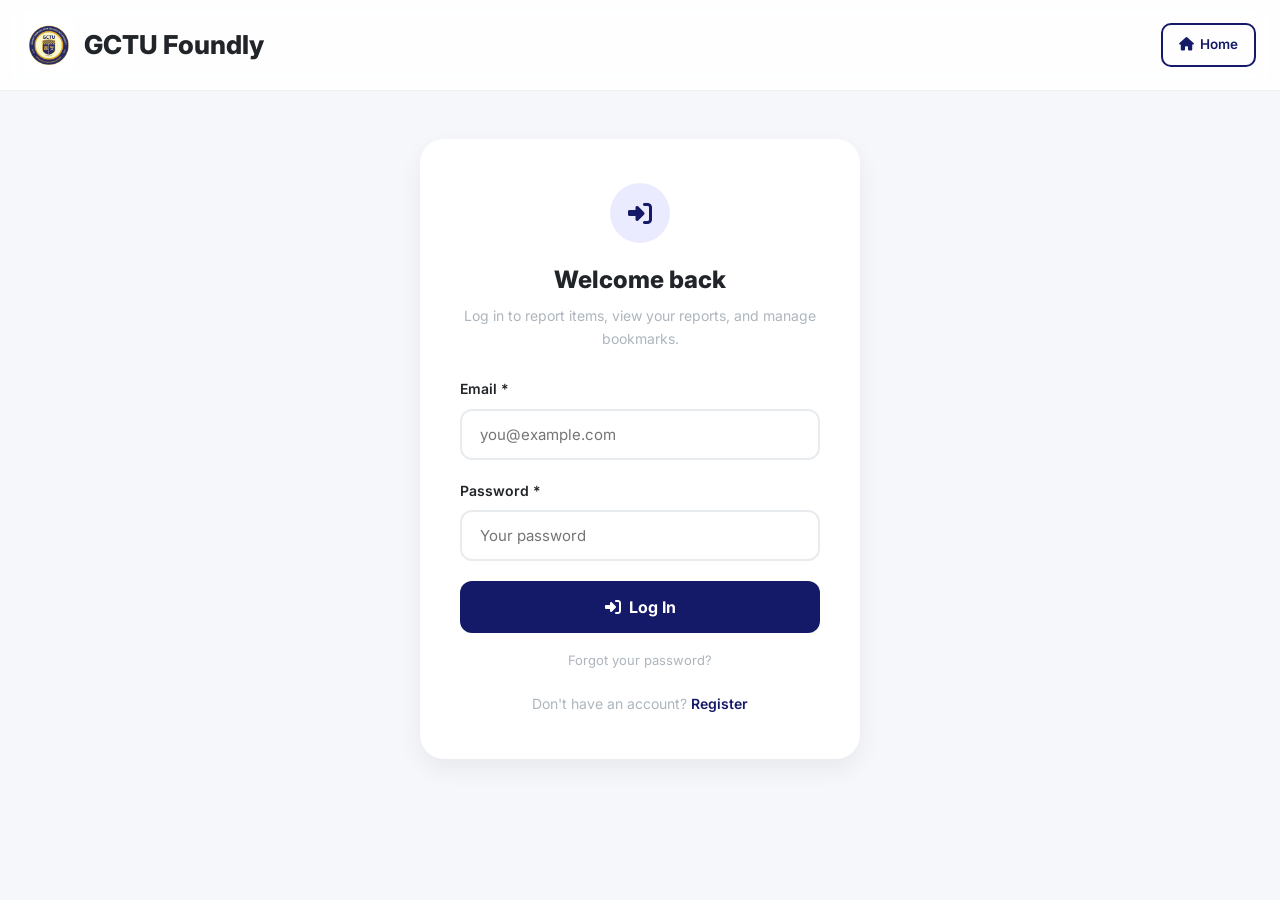
<file: public/login.html>
<!-- <!DOCTYPE html>
<html lang="en">
<head>
  <meta charset="UTF-8">
  <meta name="viewport" content="width=device-width, initial-scale=1.0">
  <title>Foundly · Log In</title>
  <link rel="icon" type="image/png" href="foundly-logo-2(preview).png">
  <link rel="stylesheet" href="https://cdnjs.cloudflare.com/ajax/libs/font-awesome/6.4.0/css/all.min.css">
  <link href="https://fonts.googleapis.com/css2?family=Inter:wght@400;500;600;700;800&display=swap" rel="stylesheet">
  <link rel="stylesheet" href="foundly.css">
</head>
<body data-page="login">
<header class="site-header">
<div class="container">
  <nav class="navbar">
    <a href="index.html" class="logo">
      <img id="foundly-logo-top" src="GCTU-Logo-640x640.webp" alt="Foundly illustration" onerror="this.style.display='none'">
      <span>GCTU Foundly</span>
    </a>
    <div class="nav-buttons">
      <a href="index.html" class="btn btn-outline"><i class="fas fa-home"></i> Home</a>
    </div>
  </nav>
  </div>
</header>
<div class="container">

  <div class="auth-shell">
    <div class="auth-card">
      <div class="auth-icon"><i class="fas fa-right-to-bracket"></i></div>
      <h2>Welcome back</h2>
      <p class="auth-sub">Log in to report items, view your reports, and manage bookmarks.</p>

      <div class="auth-error" id="loginError"></div>

      <form id="loginForm">
        <div class="form-group">
          <label>Email *</label>
          <input type="email" id="email" placeholder="you@example.com" required>
        </div>
        <div class="form-group">
          <label>Password *</label>
          <input type="password" id="password" placeholder="Your password" required>
        </div>
        <button type="submit" class="submit-btn" id="loginBtn">
          <i class="fas fa-right-to-bracket"></i> Log In
        </button>
      </form>

      <p style="text-align:center;margin-top:14px">
        <a href="forgot-password.html" style="color:var(--gray);font-size:13px;text-decoration:none">Forgot your password?</a>
      </p>
      <div class="auth-footer-link">Don't have an account? <a href="register.html">Register</a></div>
    </div>
  </div>
</div>
<script type="module" src="js/login.js"></script>
</body>
</html> -->


<!DOCTYPE html>
<html lang="en">
<head>
  <meta charset="UTF-8">
  <meta name="viewport" content="width=device-width, initial-scale=1.0">
  <title>Foundly · Log In</title>
  <link rel="icon" type="image/png" href="foundly-logo-2(preview).png">
  <link rel="stylesheet" href="https://cdnjs.cloudflare.com/ajax/libs/font-awesome/6.4.0/css/all.min.css">
  <link href="https://fonts.googleapis.com/css2?family=Inter:wght@400;500;600;700;800&display=swap" rel="stylesheet">
  <link rel="stylesheet" href="foundly.css">
</head>
<body data-page="login">
<header class="site-header">
<div class="container">
  <nav class="navbar">
    <a href="index.html" class="logo">
      <img id="foundly-logo-top" src="GCTU-Logo-640x640.webp" alt="Foundly illustration" onerror="this.style.display='none'">
      <span>GCTU Foundly</span>
    </a>
    <div class="nav-buttons">
      <a href="index.html" class="btn btn-outline"><i class="fas fa-home"></i> Home</a>
    </div>
  </nav>
  </div>
</header>
<div class="container">

  <div class="auth-shell">
    <div class="auth-card">
      <div class="auth-icon"><i class="fas fa-right-to-bracket"></i></div>
      <h2>Welcome back</h2>
      <p class="auth-sub">Log in to report items, view your reports, and manage bookmarks.</p>

      <div class="auth-error" id="loginError"></div>
      <div class="auth-success" id="loginConfirmedNotice">Your email is confirmed — log in below to continue.</div>

      <form id="loginForm">
        <div class="form-group">
          <label>Email *</label>
          <input type="email" id="email" placeholder="you@example.com" required>
        </div>
        <div class="form-group">
          <label>Password *</label>
          <input type="password" id="password" placeholder="Your password" required>
        </div>
        <button type="submit" class="submit-btn" id="loginBtn">
          <i class="fas fa-right-to-bracket"></i> Log In
        </button>
      </form>

      <p style="text-align:center;margin-top:14px">
        <a href="forgot-password.html" style="color:var(--gray);font-size:13px;text-decoration:none">Forgot your password?</a>
      </p>
      <div class="auth-footer-link">Don't have an account? <a href="register.html">Register</a></div>
    </div>
  </div>
</div>
<script type="module" src="js/login.js"></script>
</body>
</html>
</file>
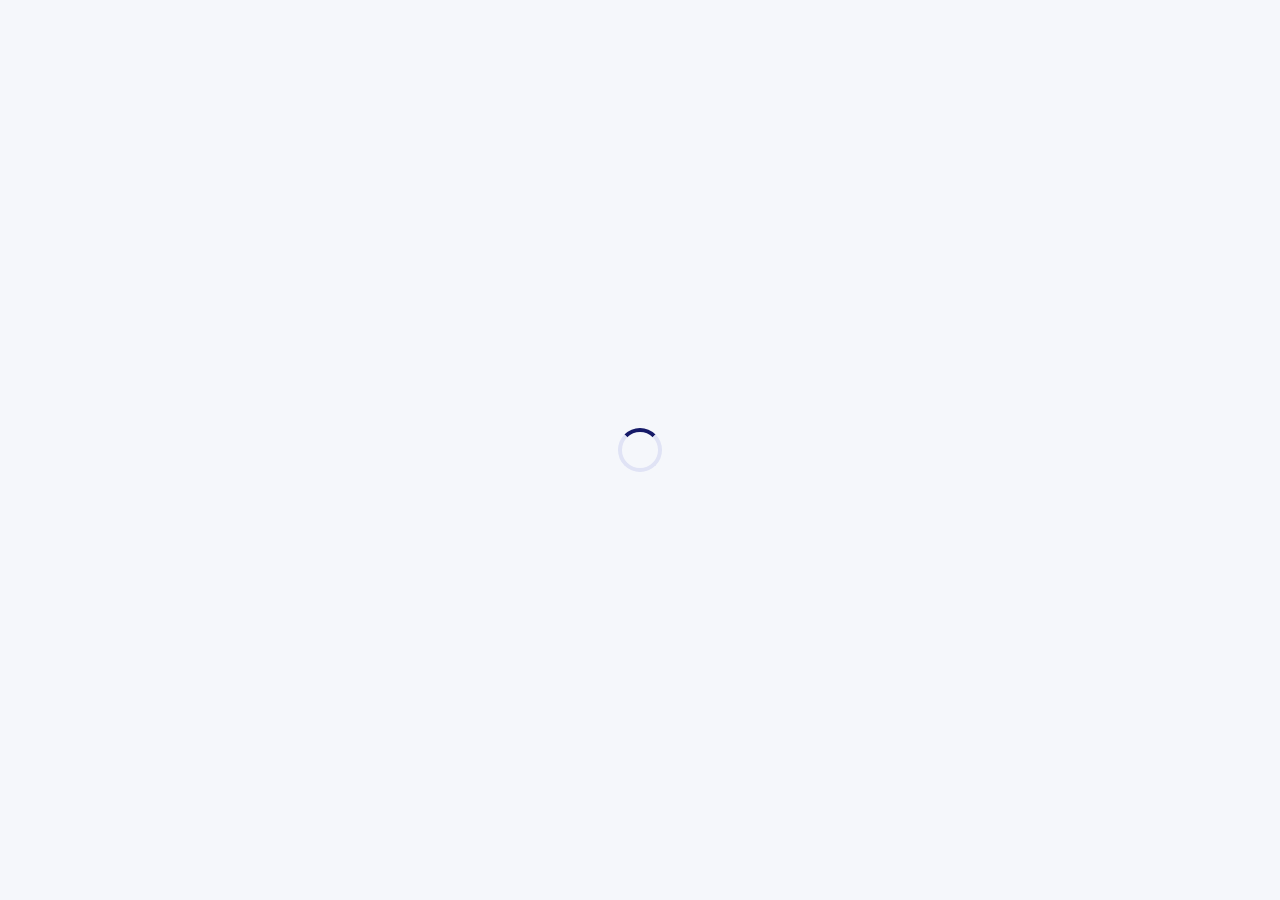
<file: public/my-reports.html>
<!DOCTYPE html>
<html lang="en">
<head>
  <meta charset="UTF-8">
  <meta name="viewport" content="width=device-width, initial-scale=1.0">
  <title>Foundly · My Reports</title>
  <link rel="icon" type="image/png" href="foundly-logo-2(preview).png">
  <link rel="stylesheet" href="https://cdnjs.cloudflare.com/ajax/libs/font-awesome/6.4.0/css/all.min.css">
  <link href="https://fonts.googleapis.com/css2?family=Inter:wght@400;500;600;700;800&display=swap" rel="stylesheet">
  <link rel="stylesheet" href="foundly.css">
  <style>
    .page-hero.myreports-hero { background: #000f2d; }
  </style>
</head>
<body data-page="my-reports">
<div class="page-gate-loader" id="pageGateLoader"><div class="page-gate-spinner"></div></div>
<header class="site-header">
<div class="container">
  <nav class="navbar">
    <a href="index.html" class="logo">
      <img id="foundly-logo-top" src="GCTU-Logo-640x640.webp" alt="GCTU Logo" onerror="this.style.display='none'">
      <img id="foundly-logo-top" src="foundly-logo-2(preview).png" alt="Foundly illustration" onerror="this.style.display='none'">
      
      <span>GCTU Foundly</span>
    </a>
    <div class="nav-links">
      <a class="homebtn" href="index.html">Home</a>
      <!-- <a href="index.html?type=lost">Lost</a>
      <a href="index.html?type=found">Found</a>
      <a href="index.html?type=bookmarks">Bookmarks</a> -->
    </div>
    <div class="nav-buttons">
      <a href="index.html?report=1" class="btn btn-report-lost"><i class="fas fa-triangle-exclamation"></i> Report Lost</a>
      <a href="profile.html" class="btn btn-outline"><i class="fas fa-user"></i></a>
      <button class="btn" id="navLogoutBtn" style="background:var(--danger);color:white;border:none">
        <i class="fas fa-sign-out-alt"></i> Logout
      </button>
    </div>
  </nav>
  </div>
</header>
<div class="container">

  <section class="page-hero myreports-hero">
    <div class="page-hero-content">
      <h1><i class="fas fa-clipboard-list" style="margin-right:12px;opacity:0.9"></i>My Reports</h1>
      <p>Every lost item you've reported, and its current status.</p>
    </div>
  </section>

  <div class="data-table-wrapper">
    <table class="data-table">
      <thead>
        <tr><th></th><th>Item</th><th>Category</th><th>Reported</th><th>Status</th><th>Actions</th></tr>
      </thead>
      <tbody id="reportsTableBody">
        <tr><td colspan="6" style="text-align:center;padding:48px;color:var(--gray)">
          <i class="fas fa-spinner fa-spin" style="font-size:24px;display:block;margin-bottom:12px"></i>Loading your reports…
        </td></tr>
      </tbody>
    </table>
  </div>

  <!-- EDIT MODAL -->
  <div class="modal" id="editReportModal">
    <div class="modal-content">
      <div class="modal-header">
        <h3>Edit Report</h3>
        <button class="close-modal" onclick="closeEditReportModal()">&times;</button>
      </div>
      <form id="editReportForm">
        <input type="hidden" id="editReportId">
        <div class="form-group">
          <label>Title *</label>
          <input type="text" id="editTitle" required>
        </div>
        <div class="form-row">
          <div class="form-group">
            <label>Category *</label>
            <select id="editCategory" required></select>
          </div>
          <div class="form-group">
            <label>Location *</label>
            <input type="text" id="editLocation" required>
          </div>
        </div>
        <div class="form-group">
          <label>Description *</label>
          <textarea rows="4" id="editDescription" required></textarea>
        </div>
        <div class="form-group">
          <label>Contact Email *</label>
          <input type="email" id="editContact" required>
        </div>
        <button type="submit" class="submit-btn"><i class="fas fa-save"></i> Save Changes</button>
      </form>
    </div>
  </div>
</div>
<script type="module" src="js/my-reports.js"></script>
</body>
</html>
</file>
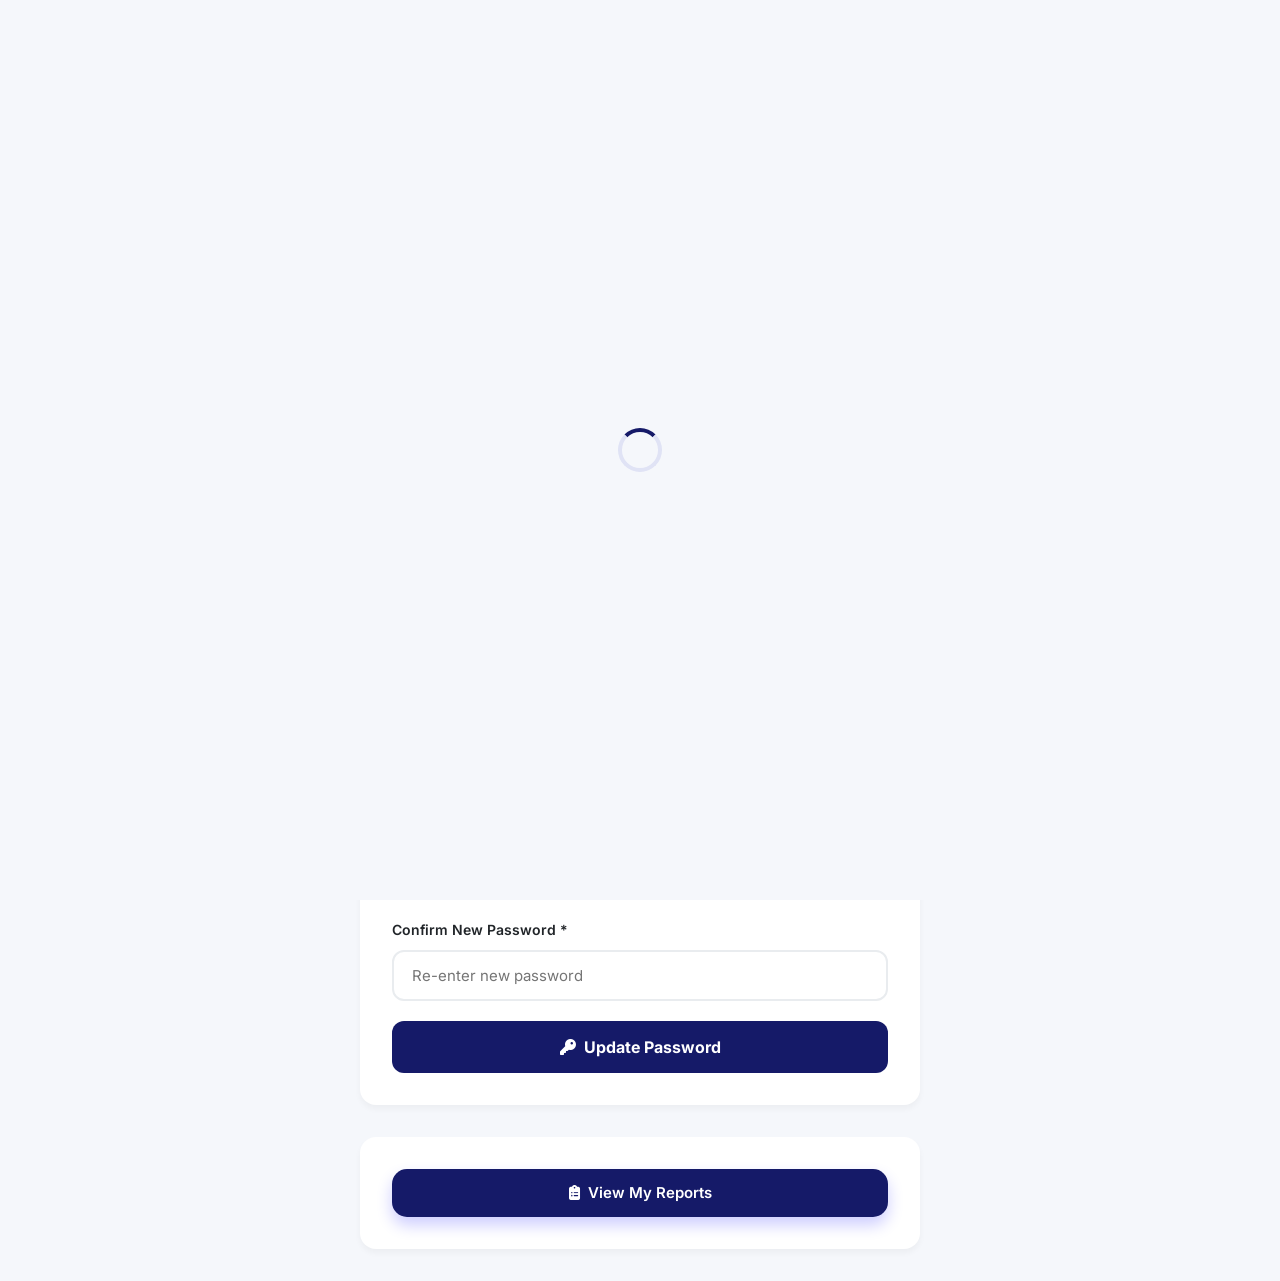
<file: public/profile.html>
<!-- <!DOCTYPE html>
<html lang="en">
<head>
  <meta charset="UTF-8">
  <meta name="viewport" content="width=device-width, initial-scale=1.0">
  <title>Foundly · My Profile</title>
  <link rel="icon" type="image/png" href="foundly-logo-2(preview).png">
  <link rel="stylesheet" href="https://cdnjs.cloudflare.com/ajax/libs/font-awesome/6.4.0/css/all.min.css">
  <link href="https://fonts.googleapis.com/css2?family=Inter:wght@400;500;600;700;800&display=swap" rel="stylesheet">
  <link rel="stylesheet" href="foundly.css">
</head>
<body data-page="profile">
<header class="site-header">
<div class="container">
  <nav class="navbar">
    <a href="index.html" class="logo">
      <img id="foundly-logo-top" src="GCTU-Logo-640x640.webp" alt="Foundly illustration" onerror="this.style.display='none'">
      <span>GCTU Foundly</span>
    </a>
    <div class="nav-links">
      <a href="index.html">Home</a>
      <a href="index.html?type=lost">Lost</a>
      <a href="index.html?type=found">Found</a>
      <a href="index.html?type=bookmarks">Bookmarks</a>
    </div>
    <div class="nav-buttons">
      <a href="index.html?report=1" class="btn btn-report-lost"><i class="fas fa-triangle-exclamation"></i> Report Lost</a>
      <a href="my-reports.html" class="btn btn-outline"><i class="fas fa-clipboard-list"></i> My Reports</a>
      <button class="btn" id="navLogoutBtn" style="background:var(--danger);color:white;border:none">
        <i class="fas fa-sign-out-alt"></i> Logout
      </button>
    </div>
  </nav>
  </div>
</header>
<div class="container">

  <div style="margin:32px 0 8px;text-align:center">
    <div class="profile-avatar" id="profileAvatar"><i class="fas fa-user"></i></div>
  </div>

  <div class="profile-card">
    <h3><i class="fas fa-id-card" style="color:var(--primary);margin-right:8px"></i>Account Details</h3>
    <div class="auth-error" id="profileError"></div>
    <div class="auth-success" id="profileSuccess"></div>
    <form id="profileForm">
      <div class="form-group">
        <label>Email</label>
        <input type="email" id="profileEmail" disabled style="background:#f8f9fb;color:var(--gray)">
      </div>
      <div class="form-group">
        <label>Full Name</label>
        <input type="text" id="profileFullName" placeholder="Your name">
      </div>
      <div class="form-group">
        <label>Phone</label>
        <input type="tel" id="profilePhone" placeholder="024 000 0000">
      </div>
      <button type="submit" class="submit-btn" id="profileSaveBtn"><i class="fas fa-save"></i> Save Changes</button>
    </form>
  </div>

  <div class="profile-card">
    <h3><i class="fas fa-lock" style="color:var(--primary);margin-right:8px"></i>Change Password</h3>
    <div class="auth-error" id="passwordError"></div>
    <div class="auth-success" id="passwordSuccess"></div>
    <form id="passwordForm">
      <div class="form-group">
        <label>New Password *</label>
        <input type="password" id="newPassword" placeholder="At least 6 characters" minlength="6" required>
      </div>
      <div class="form-group">
        <label>Confirm New Password *</label>
        <input type="password" id="confirmNewPassword" placeholder="Re-enter new password" minlength="6" required>
      </div>
      <button type="submit" class="submit-btn" id="passwordSaveBtn"><i class="fas fa-key"></i> Update Password</button>
    </form>
  </div>

  <div class="profile-card" style="text-align:center">
    <a href="my-reports.html" class="btn btn-primary" style="width:100%;justify-content:center">
      <i class="fas fa-clipboard-list"></i> View My Reports
    </a>
  </div>
</div>
<script type="module" src="js/profile.js"></script>
</body>
</html> -->


<!DOCTYPE html>
<html lang="en">
<head>
  <meta charset="UTF-8">
  <meta name="viewport" content="width=device-width, initial-scale=1.0">
  <title>Foundly · My Profile</title>
  <link rel="icon" type="image/png" href="foundly-logo-2(preview).png">
  <link rel="stylesheet" href="https://cdnjs.cloudflare.com/ajax/libs/font-awesome/6.4.0/css/all.min.css">
  <link href="https://fonts.googleapis.com/css2?family=Inter:wght@400;500;600;700;800&display=swap" rel="stylesheet">
  <link rel="stylesheet" href="foundly.css">
</head>
<body data-page="profile">
<div class="page-gate-loader" id="pageGateLoader"><div class="page-gate-spinner"></div></div>
<header class="site-header">
<div class="container">
  <nav class="navbar">
    <a href="index.html" class="logo">
      <img id="foundly-logo-top" src="GCTU-Logo-640x640.webp" alt="Foundly illustration" onerror="this.style.display='none'">
      <span>GCTU Foundly</span>
    </a>
    <div class="nav-links">
      <a href="index.html">Home</a>
      <!-- <a href="index.html?type=lost">Lost</a>
      <a href="index.html?type=found">Found</a>
      <a href="index.html?type=bookmarks">Bookmarks</a> -->
    </div>
    <div class="nav-buttons">
      <a href="index.html?report=1" class="btn btn-report-lost"><i class="fas fa-triangle-exclamation"></i> Report Lost</a>
      <a href="my-reports.html" class="btn btn-outline"><i class="fas fa-clipboard-list"></i> My Reports</a>
      <button class="btn" id="navLogoutBtn" style="background:var(--danger);color:white;border:none">
        <i class="fas fa-sign-out-alt"></i> Logout
      </button>
    </div>
  </nav>
  </div>
</header>
<div class="container">

  <div style="margin:32px 0 8px;text-align:center">
    <div class="profile-avatar" id="profileAvatar"><i class="fas fa-user"></i></div>
  </div>

  <div class="profile-card">
    <h3><i class="fas fa-id-card" style="color:var(--primary);margin-right:8px"></i>Account Details</h3>
    <div class="auth-error" id="profileError"></div>
    <div class="auth-success" id="profileSuccess"></div>
    <form id="profileForm">
      <div class="form-group">
        <label>Email</label>
        <input type="email" id="profileEmail" disabled style="background:#f8f9fb;color:var(--gray)">
      </div>
      <div class="form-group">
        <label>Full Name</label>
        <input type="text" id="profileFullName" placeholder="Your name">
      </div>
      <div class="form-group">
        <label>Phone</label>
        <input type="tel" id="profilePhone" placeholder="024 000 0000">
      </div>
      <button type="submit" class="submit-btn" id="profileSaveBtn"><i class="fas fa-save"></i> Save Changes</button>
    </form>
  </div>

  <div class="profile-card">
    <h3><i class="fas fa-lock" style="color:var(--primary);margin-right:8px"></i>Change Password</h3>
    <div class="auth-error" id="passwordError"></div>
    <div class="auth-success" id="passwordSuccess"></div>
    <form id="passwordForm">
      <div class="form-group">
        <label>New Password *</label>
        <input type="password" id="newPassword" placeholder="At least 8 characters" minlength="8" required>
        <small style="color:var(--gray);display:block;margin-top:4px">Needs an uppercase letter and a special character too (e.g. ! @ # $ %).</small>
      </div>
      <div class="form-group">
        <label>Confirm New Password *</label>
        <input type="password" id="confirmNewPassword" placeholder="Re-enter new password" minlength="8" required>
      </div>
      <button type="submit" class="submit-btn" id="passwordSaveBtn"><i class="fas fa-key"></i> Update Password</button>
    </form>
  </div>

  <div class="profile-card" style="text-align:center">
    <a href="my-reports.html" class="btn btn-primary" style="width:100%;justify-content:center">
      <i class="fas fa-clipboard-list"></i> View My Reports
    </a>
  </div>
</div>
<script type="module" src="js/profile.js"></script>
</body>
</html>
</file>
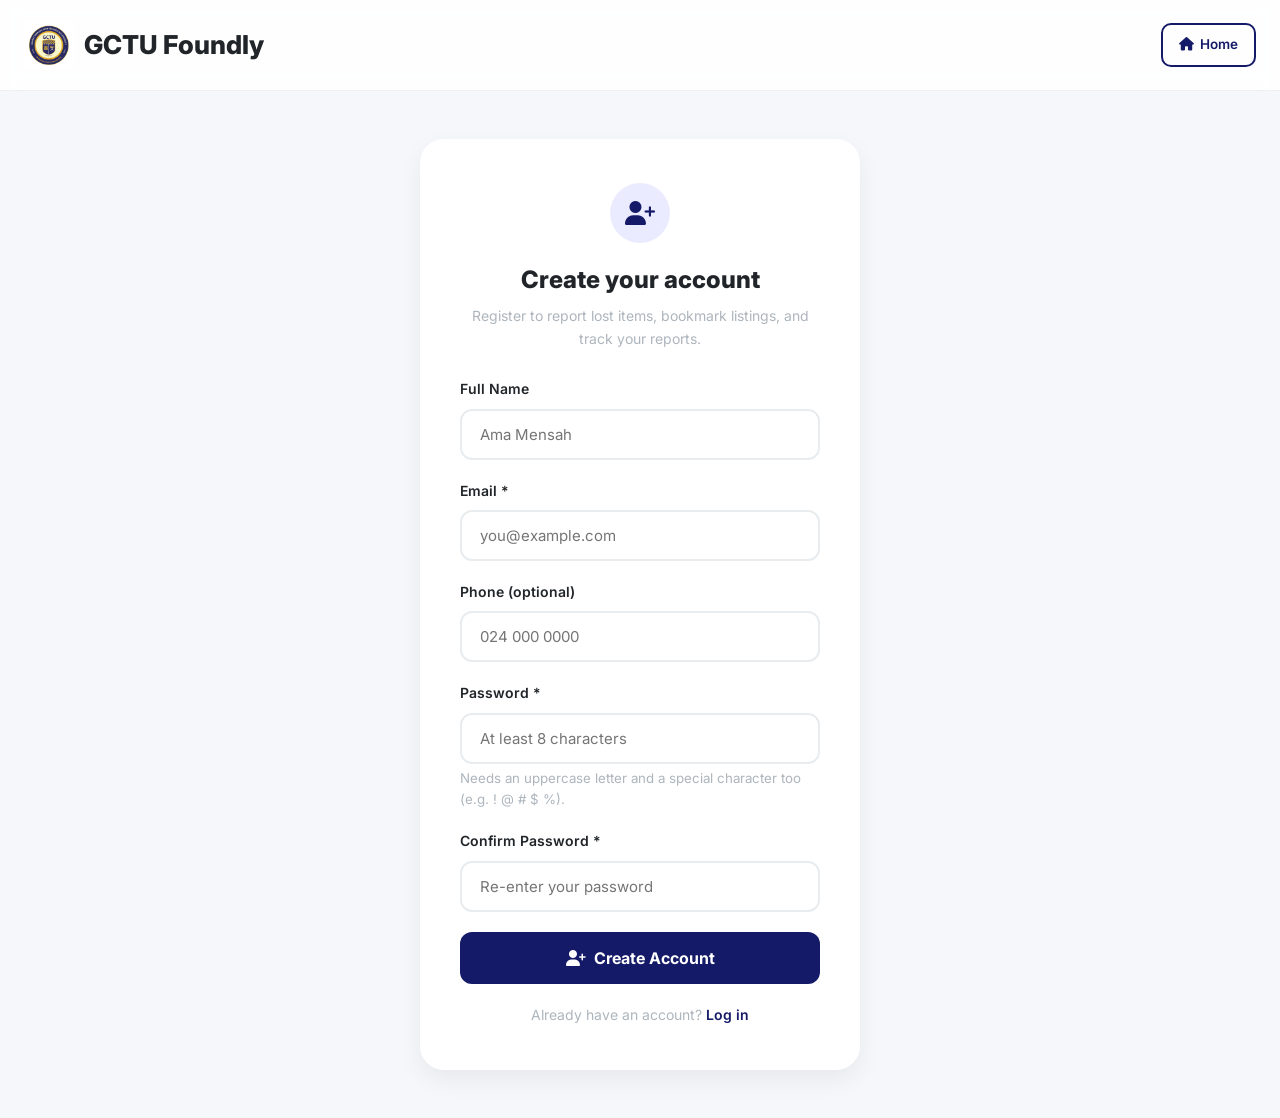
<file: public/register.html>
<!-- <!DOCTYPE html>
<html lang="en">
<head>
  <meta charset="UTF-8">
  <meta name="viewport" content="width=device-width, initial-scale=1.0">
  <title>Foundly · Create Account</title>
  <link rel="icon" type="image/png" href="foundly-logo-2(preview).png">
  <link rel="stylesheet" href="https://cdnjs.cloudflare.com/ajax/libs/font-awesome/6.4.0/css/all.min.css">
  <link href="https://fonts.googleapis.com/css2?family=Inter:wght@400;500;600;700;800&display=swap" rel="stylesheet">
  <link rel="stylesheet" href="foundly.css">
</head>
<body data-page="register">
<header class="site-header">
<div class="container">
  <nav class="navbar">
    <a href="index.html" class="logo">
      <img id="foundly-logo-top" src="GCTU-Logo-640x640.webp" alt="Foundly illustration" onerror="this.style.display='none'">
      <span>GCTU Foundly</span>
    </a>
    <div class="nav-buttons">
      <a href="index.html" class="btn btn-outline"><i class="fas fa-home"></i> Home</a>
    </div>
  </nav>
  </div>
</header>
<div class="container">

  <div class="auth-shell">
    <div class="auth-card">
      <div class="auth-icon"><i class="fas fa-user-plus"></i></div>
      <h2>Create your account</h2>
      <p class="auth-sub">Register to report lost items, bookmark listings, and track your reports.</p>

      <div class="auth-error" id="registerError"></div>
      <div class="auth-success" id="registerSuccess"></div>

      <form id="registerForm">
        <div class="form-group">
          <label>Full Name</label>
          <input type="text" id="fullName" placeholder="Ama Mensah" required>
        </div>
        <div class="form-group">
          <label>Email *</label>
          <input type="email" id="email" placeholder="you@example.com" required>
        </div>
        <div class="form-group">
          <label>Phone (optional)</label>
          <input type="tel" id="phone" placeholder="024 000 0000">
        </div>
        <div class="form-group">
          <label>Password *</label>
          <input type="password" id="password" placeholder="At least 6 characters" minlength="6" required>
        </div>
        <div class="form-group">
          <label>Confirm Password *</label>
          <input type="password" id="confirmPassword" placeholder="Re-enter your password" minlength="6" required>
        </div>
        <button type="submit" class="submit-btn" id="registerBtn">
          <i class="fas fa-user-plus"></i> Create Account
        </button>
      </form>

      <div class="auth-footer-link">Already have an account? <a href="login.html">Log in</a></div>
    </div>
  </div>
</div>
<script type="module" src="js/register.js"></script>
</body>
</html> -->


<!DOCTYPE html>
<html lang="en">
<head>
  <meta charset="UTF-8">
  <meta name="viewport" content="width=device-width, initial-scale=1.0">
  <title>Foundly · Create Account</title>
  <link rel="icon" type="image/png" href="foundly-logo-2(preview).png">
  <link rel="stylesheet" href="https://cdnjs.cloudflare.com/ajax/libs/font-awesome/6.4.0/css/all.min.css">
  <link href="https://fonts.googleapis.com/css2?family=Inter:wght@400;500;600;700;800&display=swap" rel="stylesheet">
  <link rel="stylesheet" href="foundly.css">
</head>
<body data-page="register">
<header class="site-header">
<div class="container">
  <nav class="navbar">
    <a href="index.html" class="logo">
      <img id="foundly-logo-top" src="GCTU-Logo-640x640.webp" alt="Foundly illustration" onerror="this.style.display='none'">
      <span>GCTU Foundly</span>
    </a>
    <div class="nav-buttons">
      <a href="index.html" class="btn btn-outline"><i class="fas fa-home"></i> Home</a>
    </div>
  </nav>
  </div>
</header>
<div class="container">

  <div class="auth-shell">
    <div class="auth-card">
      <div class="auth-icon"><i class="fas fa-user-plus"></i></div>
      <h2>Create your account</h2>
      <p class="auth-sub">Register to report lost items, bookmark listings, and track your reports.</p>

      <div class="auth-error" id="registerError"></div>
      <div class="auth-success" id="registerSuccess"></div>

      <form id="registerForm">
        <div class="form-group">
          <label>Full Name</label>
          <input type="text" id="fullName" placeholder="Ama Mensah" required>
        </div>
        <div class="form-group">
          <label>Email *</label>
          <input type="email" id="email" placeholder="you@example.com" required>
        </div>
        <div class="form-group">
          <label>Phone (optional)</label>
          <input type="tel" id="phone" placeholder="024 000 0000">
        </div>
        <div class="form-group">
          <label>Password *</label>
          <input type="password" id="password" placeholder="At least 8 characters" minlength="8" required>
          <small style="color:var(--gray);display:block;margin-top:4px">Needs an uppercase letter and a special character too (e.g. ! @ # $ %).</small>
        </div>
        <div class="form-group">
          <label>Confirm Password *</label>
          <input type="password" id="confirmPassword" placeholder="Re-enter your password" minlength="8" required>
        </div>
        <button type="submit" class="submit-btn" id="registerBtn">
          <i class="fas fa-user-plus"></i> Create Account
        </button>
      </form>

      <div class="auth-footer-link">Already have an account? <a href="login.html">Log in</a></div>
    </div>
  </div>
</div>
<script type="module" src="js/register.js"></script>
</body>
</html>
</file>
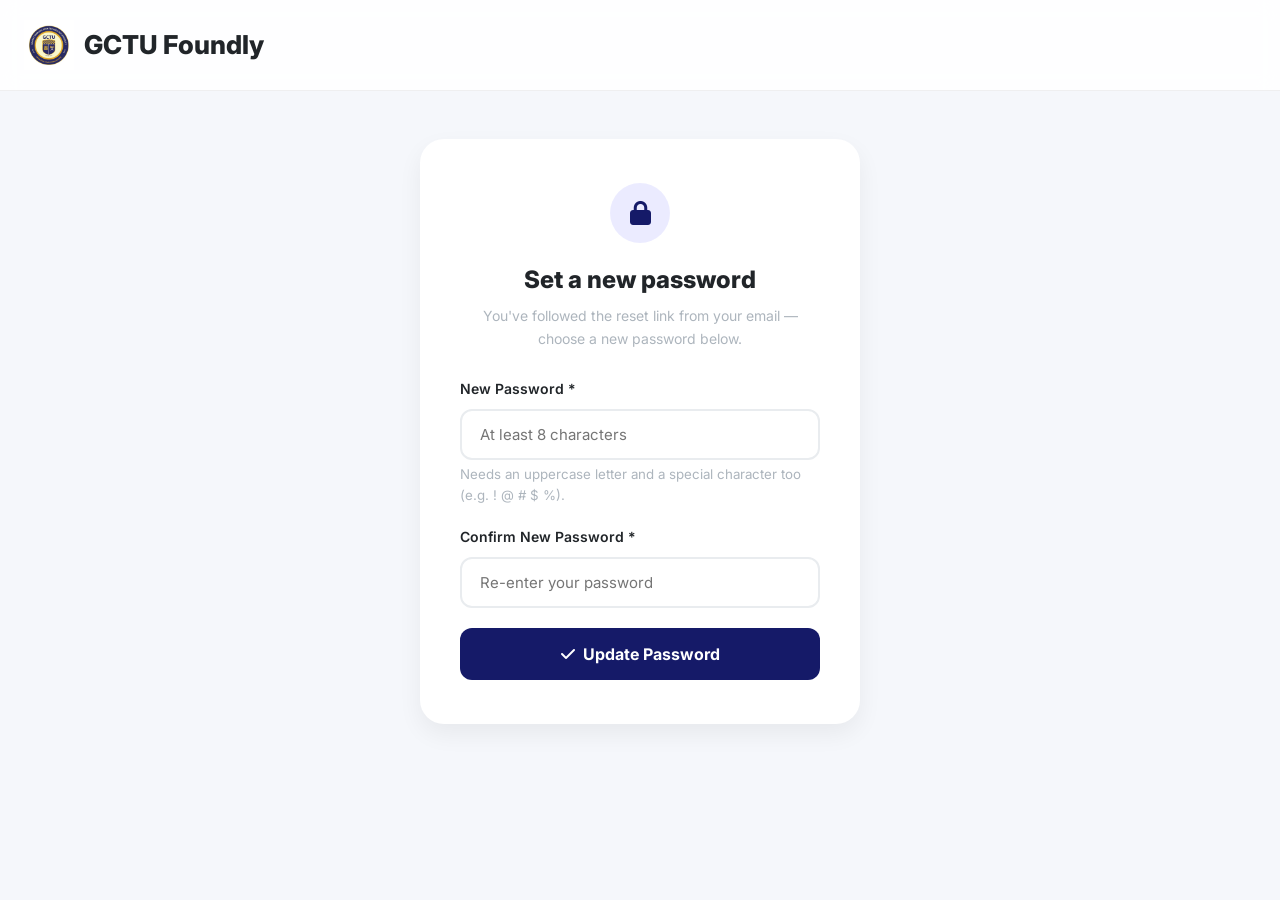
<file: public/reset-password.html>
<!-- <!DOCTYPE html>
<html lang="en">
<head>
  <meta charset="UTF-8">
  <meta name="viewport" content="width=device-width, initial-scale=1.0">
  <title>Foundly · Set New Password</title>
  <link rel="icon" type="image/png" href="foundly-logo-2(preview).png">
  <link rel="stylesheet" href="https://cdnjs.cloudflare.com/ajax/libs/font-awesome/6.4.0/css/all.min.css">
  <link href="https://fonts.googleapis.com/css2?family=Inter:wght@400;500;600;700;800&display=swap" rel="stylesheet">
  <link rel="stylesheet" href="foundly.css">
</head>
<body data-page="reset-password">
<header class="site-header">
<div class="container">
  <nav class="navbar">
    <a href="index.html" class="logo">
      <img id="foundly-logo-top" src="GCTU-Logo-640x640.webp" alt="Foundly illustration" onerror="this.style.display='none'">
      <span>GCTU Foundly</span>
    </a>
  </nav>
  </div>
</header>
<div class="container">

  <div class="auth-shell">
    <div class="auth-card">
      <div class="auth-icon"><i class="fas fa-lock"></i></div>
      <h2>Set a new password</h2>
      <p class="auth-sub">You've followed the reset link from your email — choose a new password below.</p>

      <div class="auth-error" id="formError"></div>
      <div class="auth-success" id="formSuccess"></div>

      <form id="resetForm">
        <div class="form-group">
          <label>New Password *</label>
          <input type="password" id="password" placeholder="At least 6 characters" minlength="6" required>
        </div>
        <div class="form-group">
          <label>Confirm New Password *</label>
          <input type="password" id="confirmPassword" placeholder="Re-enter your password" minlength="6" required>
        </div>
        <button type="submit" class="submit-btn" id="submitBtn">
          <i class="fas fa-check"></i> Update Password
        </button>
      </form>
    </div>
  </div>
</div>
<script type="module" src="js/reset-password.js"></script>
</body>
</html> -->


<!DOCTYPE html>
<html lang="en">
<head>
  <meta charset="UTF-8">
  <meta name="viewport" content="width=device-width, initial-scale=1.0">
  <title>Foundly · Set New Password</title>
  <link rel="icon" type="image/png" href="foundly-logo-2(preview).png">
  <link rel="stylesheet" href="https://cdnjs.cloudflare.com/ajax/libs/font-awesome/6.4.0/css/all.min.css">
  <link href="https://fonts.googleapis.com/css2?family=Inter:wght@400;500;600;700;800&display=swap" rel="stylesheet">
  <link rel="stylesheet" href="foundly.css">
</head>
<body data-page="reset-password">
<header class="site-header">
<div class="container">
  <nav class="navbar">
    <a href="index.html" class="logo">
      <img id="foundly-logo-top" src="GCTU-Logo-640x640.webp" alt="Foundly illustration" onerror="this.style.display='none'">
      <span>GCTU Foundly</span>
    </a>
  </nav>
  </div>
</header>
<div class="container">

  <div class="auth-shell">
    <div class="auth-card">
      <div class="auth-icon"><i class="fas fa-lock"></i></div>
      <h2>Set a new password</h2>
      <p class="auth-sub">You've followed the reset link from your email — choose a new password below.</p>

      <div class="auth-error" id="formError"></div>
      <div class="auth-success" id="formSuccess"></div>

      <form id="resetForm">
        <div class="form-group">
          <label>New Password *</label>
          <input type="password" id="password" placeholder="At least 8 characters" minlength="8" required>
          <small style="color:var(--gray);display:block;margin-top:4px">Needs an uppercase letter and a special character too (e.g. ! @ # $ %).</small>
        </div>
        <div class="form-group">
          <label>Confirm New Password *</label>
          <input type="password" id="confirmPassword" placeholder="Re-enter your password" minlength="8" required>
        </div>
        <button type="submit" class="submit-btn" id="submitBtn">
          <i class="fas fa-check"></i> Update Password
        </button>
      </form>
    </div>
  </div>
</div>
<script type="module" src="js/reset-password.js"></script>
</body>
</html>
</file>
<file: public/foundly.css>
/* ============================================================
   FOUNDLY — Shared Stylesheet
   ============================================================ */

* {
  margin: 0;
  padding: 0;
  box-sizing: border-box;
  font-family: 'Inter', sans-serif;
}

html {
  scroll-behavior: smooth;
}

:root {
  --primary: #151a68;
  --primary-light: #3d42ff;
  --primary-dark: #0005c7;
  --secondary: #f72585;
  --success: #4cc9f0;
  --warning: #f8961e;
  --danger: #f94144;
  --light: #f8f9fa;
  --gray: #adb5bd;
  --dark: #212529;
  --white: #ffffff;
  --shadow-sm: 0 4px 6px rgba(0,0,0,0.04);
  --shadow-md: 0 10px 25px rgba(0,0,0,0.06);
  --shadow-lg: 0 20px 40px rgba(0,0,0,0.08);
  --radius-sm: 12px;
  --radius-md: 16px;
  --radius-lg: 24px;
  --transition: all 0.2s ease;
}

body {
  background-color: #f5f7fb;
  color: var(--dark);
  line-height: 1.6;
}

/* ---------- LAYOUT ---------- */
.container {
  max-width: 1280px;
  margin: 0 auto;
  padding: 0 24px;
}

/* ---------- NAVIGATION ---------- */
.navbar {
  display: flex;
  justify-content: space-between;
  align-items: center;
  padding: 20px 0;
  margin-bottom: 20px;
}

.logo {
  display: flex;
  align-items: center;
  gap: 10px;
  font-size: 26px;
  font-weight: 800;
  color: var(--dark);
  text-decoration: none;
}

.logo i {
  color: var(--primary);
  font-size: 32px;
}

#foundly-logo-top {
  width: 50px;
  height: 50px;
  object-fit: contain;
}

.nav-links {
  display: flex;
  gap: 32px;
  font-weight: 600;
}

.nav-links a {
  text-decoration: none;
  color: var(--dark);
  font-size: 16px;
  transition: var(--transition);
  margin: 0 10px;
}

.nav-links a:hover { color: var(--primary); }

.nav-links a.active {
  color: var(--primary);
  position: relative;
}

.nav-links a.active::after {
  content: '';
  position: absolute;
  bottom: -8px;
  left: 0;
  width: 100%;
  height: 3px;
  background: var(--primary);
  border-radius: 3px;
}

.nav-buttons {
  display: flex;
  gap: 12px;
}

/* ---------- BUTTONS ---------- */
.btn {
  padding: 12px 24px;
  border-radius: 15px;
  border: 1px solid #e9ecef;
  font-weight: 600;
  font-size: 15px;
  cursor: pointer;
  transition: var(--transition);
  display: inline-flex;
  align-items: center;
  gap: 8px;
  background: white;
  color: var(--dark);
  text-decoration: none;
}

.btn-primary {
  background: var(--primary);
  color: white;
  border: none;
  box-shadow: 0 8px 16px rgba(0,7,255,0.2);
}

.btn-primary:hover {
  background: var(--primary-dark);
  transform: translateY(-2px);
  box-shadow: 0 12px 20px rgba(0,7,255,0.3);
}

.btn-outline {
  background: transparent;
  border: 2px solid var(--primary);
  color: var(--primary);
}

.btn-outline:hover {
  background: var(--primary);
  color: white;
}

.btn-danger {
  background: var(--danger);
  color: white;
  border: none;
  box-shadow: 0 8px 16px rgba(249,65,68,0.2);
}

.btn-danger:hover {
  background: #d93235;
  transform: translateY(-2px);
}

.btn-success {
  background: #06b6d4;
  color: white;
  border: none;
  box-shadow: 0 8px 16px rgba(76,201,240,0.2);
}

.btn-success:hover {
  background: #0891b2;
  transform: translateY(-2px);
}

#view-all-btn{
  color: var(--primary);
  box-shadow: 0 8px 16px rgba(0,7,255,0.2);
}

#view-all-btn:hover{
  transform: translateY(-2px);
  box-shadow: 0 12px 20px rgba(0,7,255,0.3);
}

/* ---------- HERO SECTION ---------- */
.hero {
  display: flex;
  justify-content: space-between;
  align-items: center;
  background: linear-gradient(105deg, var(--primary) 0%, #0f083a 100%);
  border-radius: var(--radius-lg);
  padding: 48px 56px;
  margin: 32px 0 48px;
  color: white;
  position: relative;
  overflow: hidden;
}

.hero::before {
  content: '';
  position: absolute;
  top: 0; left: 0;
  width: 100%; height: 100%;
  background: url('data:image/svg+xml,<svg xmlns="http://www.w3.org/2000/svg" viewBox="0 0 200 200"><path fill="rgba(255,255,255,0.05)" d="M69.5 134.6c-10.2-9-16.5-22-16.5-36.2 0-27.6 22.4-50 50-50 27.1 0 49.2 21.6 50 48.6-9.8-4.6-20.6-7.1-32-7.1-33.5 0-61.5 21.9-71.5 52.2-1.5-5.3-2.5-10.9-2.5-16.6 0-4.5.5-8.9 1.5-13.1 3.2-13.7 11-25.4 21.5-33.8z"/></svg>') center/cover no-repeat;
  opacity: 0.1;
}

.hero-content {
  max-width: 60%;
  position: relative;
  z-index: 2;
}

.hero h1 {
  font-size: 48px;
  font-weight: 800;
  line-height: 1.2;
  margin-bottom: 20px;
}

.hero p {
  font-size: 18px;
  opacity: 0.95;
  margin-bottom: 32px;
  max-width: 90%;
}

.hero-buttons {
  display: flex;
  gap: 16px;
}

.hero-buttons .btn {
  background: white;
  color: var(--primary);
  border: none;
  padding: 14px 32px;
  font-size: 16px;
  box-shadow: 0 10px 24px rgba(0,0,0,0.25);
}

.hero-buttons .btn:hover {
  transform: translateY(-3px);
  box-shadow: 0 14px 30px rgba(0,0,0,0.32);
}

.hero-buttons .btn-outline-white {
  background: rgba(255,255,255,0.08);
  color: white;
  border: 2px solid white;
  box-shadow: 0 10px 24px rgba(0,0,0,0.2);
}

.hero-buttons .btn-outline-white:hover {
  background: white;
  color: var(--primary);
  transform: translateY(-3px);
  box-shadow: 0 14px 30px rgba(0,0,0,0.28);
}

.homebtn a {
  background: white;
  color: var(--primary);
  border: none;
  padding: 14px 32px;
  font-size: 16px;
  box-shadow: 0 10px 24px rgba(0,0,0,0.25);
}

.homebtn a:hover {
  background: var(--primary);
  color: white;
  border: none;
  padding: 14px 32px;
  font-size: 16px;
  box-shadow: 0 10px 24px rgba(0,0,0,0.25);
  transform: scale(1.2);
  transition: 0.3s;
}

.hero-stats {
  display: flex;
  gap: 40px;
  margin-top: 40px;
}

.stat-item {
  display: flex;
  flex-direction: column;
}

.stat-number {
  font-size: 32px;
  font-weight: 800;
  line-height: 1;
}

.stat-label {
  font-size: 14px;
  opacity: 0.8;
  text-transform: uppercase;
  letter-spacing: 1px;
}

.hero-image {
  position: relative;
  z-index: 2;
  width: 35%;
}

.hero-image img {
  width: 100%;
  filter: drop-shadow(0 20px 30px rgba(0,0,0,0.15));
}

/* ---------- PAGE HERO (sub-pages) ---------- */
.page-hero {
  border-radius: var(--radius-lg);
  padding: 48px 56px;
  margin: 32px 0 48px;
  color: white;
  position: relative;
  overflow: hidden;
}

.page-hero.lost-hero {
  background: linear-gradient(105deg, #f94144 0%, #f3722c 100%);
}

.page-hero.found-hero {
  background: linear-gradient(105deg, #06b6d4 0%, #0007ff 100%);
}

.page-hero.about-hero {
  background: linear-gradient(105deg, var(--primary) 0%, #7209b7 100%);
}

.page-hero::before {
  content: '';
  position: absolute;
  top: 0; left: 0;
  width: 100%; height: 100%;
  background: url('data:image/svg+xml,<svg xmlns="http://www.w3.org/2000/svg" viewBox="0 0 200 200"><circle fill="rgba(255,255,255,0.05)" cx="100" cy="100" r="80"/></svg>') center/cover;
  opacity: 0.3;
}

.page-hero-content {
  position: relative;
  z-index: 2;
}

.page-hero h1 {
  font-size: 42px;
  font-weight: 800;
  margin-bottom: 12px;
}

.page-hero p {
  font-size: 18px;
  opacity: 0.9;
  max-width: 600px;
}

/* ---------- SEARCH & FILTER BAR ---------- */
.search-section {
  background: white;
  border-radius: 100px;
  padding: 8px;
  margin-bottom: 24px;
  box-shadow: var(--shadow-md);
  display: flex;
  align-items: center;
}

.search-input {
  flex: 1;
  display: flex;
  align-items: center;
  padding: 0 20px;
  color: var(--gray);
}

.search-input i {
  color: var(--gray);
  font-size: 18px;
}

.search-input input {
  width: 100%;
  padding: 16px 12px;
  border: none;
  font-size: 16px;
  background: transparent;
}

.search-input input::placeholder { color: var(--gray); font-weight: 400; }
.search-input input:focus { outline: none; }

.filter-dropdown {
  display: flex;
  align-items: center;
  gap: 8px;
  padding: 0 20px;
  border-left: 2px solid #e9ecef;
  color: var(--dark);
  font-weight: 500;
  cursor: pointer;
}

#drpdwn {
  width: 100%;
  padding: 14px 18px;
  border: 2px solid #e9ecef;
  border-radius: 100px;
  font-size: 16px;
  transition: var(--transition);
  background: white;
}

.search-btn {
  background: var(--primary);
  color: white;
  border: none;
  padding: 14px 36px;
  border-radius: 100px;
  font-weight: 600;
  font-size: 16px;
  cursor: pointer;
  transition: var(--transition);
  display: flex;
  align-items: center;
  gap: 8px;
}

.search-btn:hover { background: var(--primary-dark); }

/* ---------- CATEGORY PILLS ---------- */
.section-header {
  display: flex;
  justify-content: space-between;
  align-items: center;
  margin-bottom: 44px;
}

.section-header h2 {
  font-size: 40px;
  font-weight: 900;
  color: var(--dark);
  margin: 0 auto;
}

.section-header a {
  color: var(--primary);
  text-decoration: none;
  font-weight: 600;
  display: flex;
  align-items: center;
  gap: 6px;
  cursor: pointer;
}

.category-pills {
  display: flex;
  gap: 12px;
  margin: 32px 0;
  flex-wrap: wrap;
}

.pill {
  padding: 10px 20px;
  background: white;
  border-radius: 40px;
  font-weight: 500;
  font-size: 15px;
  color: var(--dark);
  border: 1px solid #e9ecef;
  cursor: pointer;
  transition: var(--transition);
  display: flex;
  align-items: center;
  gap: 8px;
}

.pill i { color: var(--primary); font-size: 14px; }
.pill:hover { background: #f1f3f5; border-color: var(--gray); }
.pill.active { background: var(--primary); color: white; border-color: var(--primary); }
.pill.active i { color: white; }

/* ---------- ITEM CARDS GRID ---------- */
.items-grid {
  display: grid;
  grid-template-columns: repeat(auto-fill, minmax(280px, 1fr));
  gap: 28px;
  margin-bottom: 48px;
}

.item-card {
  background: white;
  border-radius: var(--radius-md);
  overflow: hidden;
  box-shadow: var(--shadow-sm);
  transition: var(--transition);
  position: relative;
  border: 1px solid #f1f3f5;
}

.item-card:hover {
  transform: translateY(-6px);
  box-shadow: var(--shadow-lg);
  border-color: transparent;
  cursor: pointer;
}

.card-badge {
  position: absolute;
  top: 16px;
  left: 16px;
  padding: 6px 14px;
  border-radius: 40px;
  font-size: 12px;
  font-weight: 700;
  text-transform: uppercase;
  letter-spacing: 0.5px;
  z-index: 2;
}

.badge-lost { background: rgba(249,65,68,0.12); color: var(--danger); backdrop-filter: blur(4px); }
.badge-found { background: rgba(76,201,240,0.12); color: #06b6d4; backdrop-filter: blur(4px); }

.card-image {
  height: 180px;
  background: #f1f3f5;
  position: relative;
  display: flex;
  align-items: center;
  justify-content: center;
  color: var(--gray);
  font-size: 48px;
  overflow: hidden;
}

.card-image i { opacity: 0.5; }

.card-image img {
  width: 100%;
  height: 100%;
  object-fit: cover;
}

.card-content { padding: 20px; }

.card-category {
  display: inline-block;
  font-size: 12px;
  font-weight: 600;
  color: var(--primary);
  background: rgba(0,7,255,0.08);
  padding: 4px 12px;
  border-radius: 40px;
  margin-bottom: 12px;
  text-transform: uppercase;
  letter-spacing: 0.5px;
}

.card-title { font-size: 18px; font-weight: 700; margin-bottom: 8px; color: var(--dark); }

.card-desc {
  color: #6c757d;
  font-size: 14px;
  margin-bottom: 16px;
  display: -webkit-box;
  -webkit-line-clamp: 2;
  -webkit-box-orient: vertical;
  overflow: hidden;
}

.card-meta {
  display: flex; 
  justify-content: space-between;
  align-items: center;
  color: var(--gray);
  font-size: 13px;
  margin-bottom: 16px;
}

.card-meta i { margin-right: 4px; font-size: 12px; }

.card-footer {
  display: flex;
  justify-content: space-between;
  align-items: center;
  padding-top: 16px;
  border-top: 1px solid #e9ecef;
}

.contact-btn {
  padding: 8px 16px;
  background: var(--light);
  border-radius: 40px;
  font-size: 13px;
  font-weight: 600;
  color: var(--dark);
  text-decoration: none;
  transition: var(--transition);
  display: flex;
  align-items: center;
  gap: 6px;
}

.contact-btn:hover { background: var(--primary); color: white; }

/* ---------- BOOKMARK / SAVE BUTTON ---------- */
.save-btn {
  color: var(--gray);
  background: none;
  border: none;
  font-size: 18px;
  cursor: pointer;
  transition: color 0.2s ease, transform 0.1s ease;
  position: relative;
  display: flex;
  align-items: center;
  justify-content: center;
  width: 36px;
  height: 36px;
  border-radius: 50%;
}

.save-btn:hover { color: var(--danger); }

/* Bookmark save animation */
.save-btn.saving {
  animation: bookmarkPop 0.4s cubic-bezier(0.36, 0.07, 0.19, 0.97);
}

.save-btn.saved {
  color: var(--danger);
}

.save-btn.saved i { animation: bookmarkBounce 0.5s cubic-bezier(0.36, 0.07, 0.19, 0.97); }

@keyframes bookmarkPop {
  0%   { transform: scale(1); }
  30%  { transform: scale(1.4) rotate(-10deg); }
  60%  { transform: scale(0.9) rotate(5deg); }
  80%  { transform: scale(1.15); }
  100% { transform: scale(1); }
}

@keyframes bookmarkBounce {
  0%   { transform: translateY(0); }
  30%  { transform: translateY(-6px); }
  60%  { transform: translateY(2px); }
  80%  { transform: translateY(-3px); }
  100% { transform: translateY(0); }
}

/* Ripple effect on save */
.save-btn::after {
  content: '';
  position: absolute;
  width: 100%;
  height: 100%;
  border-radius: 50%;
  background: rgba(249, 65, 68, 0.15);
  transform: scale(0);
  opacity: 0;
  transition: transform 0.3s ease, opacity 0.3s ease;
}

.save-btn.saved::after {
  animation: saveRipple 0.4s ease-out;
}

@keyframes saveRipple {
  0%   { transform: scale(0); opacity: 1; }
  100% { transform: scale(2.5); opacity: 0; }
}

/* ---------- REPORT FORMS (MODAL) ---------- */
.modal {
  display: none;
  position: fixed;
  top: 0; left: 0;
  width: 100%; height: 100%;
  background: rgba(0,0,0,0.5);
  backdrop-filter: blur(5px);
  z-index: 1000;
  align-items: center;
  justify-content: center;
}

.modal.active { display: flex; }

.modal-content {
  background: white;
  width: 90%;
  max-width: 550px;
  max-height: 90vh;
  overflow-y: auto;
  border-radius: var(--radius-lg);
  padding: 32px;
  position: relative;
  animation: modalSlideIn 0.3s ease;
}

@keyframes modalSlideIn {
  from { transform: translateY(30px); opacity: 0; }
  to   { transform: translateY(0);    opacity: 1; }
}

.modal-header {
  display: flex;
  justify-content: space-between;
  align-items: center;
  margin-bottom: 24px;
}

.modal-header h3 { font-size: 24px; font-weight: 700; color: var(--dark); }

.close-modal {
  background: none;
  border: none;
  font-size: 28px;
  cursor: pointer;
  color: var(--gray);
  transition: var(--transition);
}

.close-modal:hover { color: var(--danger); }

.form-group { margin-bottom: 20px; }

.form-group label {
  display: block;
  font-weight: 600;
  margin-bottom: 8px;
  color: var(--dark);
  font-size: 14px;
}

.form-group input,
.form-group select,
.form-group textarea {
  width: 100%;
  padding: 14px 18px;
  border: 2px solid #e9ecef;
  border-radius: var(--radius-sm);
  font-size: 15px;
  transition: var(--transition);
  background: white;
  font-family: 'Inter', sans-serif;
}

.form-group input:focus,
.form-group select:focus,
.form-group textarea:focus {
  outline: none;
  border-color: var(--primary);
  box-shadow: 0 0 0 4px rgba(0,7,255,0.1);
}

.form-row {
  display: grid;
  grid-template-columns: 1fr 1fr;
  gap: 16px;
}

.file-upload {
  border: 2px dashed #e9ecef;
  border-radius: var(--radius-sm);
  padding: 24px;
  text-align: center;
  cursor: pointer;
  transition: var(--transition);
}

.file-upload:hover {
  border-color: var(--primary);
  background: rgba(0,7,255,0.02);
}

.file-upload i { font-size: 32px; color: var(--primary); margin-bottom: 8px; display: block; }

.image-preview-card {
  margin-top: 12px;
  display: inline-flex;
  flex-direction: column;
  align-items: flex-start;
  gap: 8px;
}
.image-preview-card img {
  max-width: 220px;
  max-height: 220px;
  border-radius: var(--radius-sm);
  display: block;
  box-shadow: var(--shadow-sm);
  border: 1px solid #f1f3f5;
  object-fit: cover;
}
.remove-image-btn {
  display: inline-flex;
  align-items: center;
  gap: 6px;
  background: rgba(249,65,68,0.08);
  color: var(--danger);
  border: none;
  padding: 6px 12px;
  border-radius: 20px;
  font-size: 12px;
  font-weight: 600;
  cursor: pointer;
  transition: var(--transition);
}
.remove-image-btn:hover { background: rgba(249,65,68,0.15); }

.submit-btn {
  width: 100%;
  padding: 16px;
  background: var(--primary);
  color: white;
  border: none;
  border-radius: var(--radius-sm);
  font-weight: 700;
  font-size: 16px;
  cursor: pointer;
  transition: var(--transition);
  margin-top: 8px;
  font-family: 'Inter', sans-serif;
  display: flex;
  align-items: center;
  justify-content: center;
  gap: 8px;
}

.submit-btn:hover {
  background: var(--primary-dark);
  transform: translateY(-2px);
  box-shadow: var(--shadow-md);
}

/* ---------- HOW IT WORKS ---------- */
.how-it-works {
  margin: 64px 0 24px 0px;
  text-align: center;
}

.found-items-instruction{
  padding: 5px 0px 20px 0px;
  margin-bottom: 100px;

}

.how-it-works h2 { font-size: 32px; font-weight: 700; margin-bottom: 16px; }
.how-it-works > p { color: #6c757d; max-width: 600px; margin: 0 auto 48px; font-size: 18px; }

.steps {
  display: grid;
  grid-template-columns: repeat(3, 1fr);
  gap: 32px;
}

.step {
  background: white;
  padding: 32px 24px;
  border-radius: var(--radius-md);
  box-shadow: var(--shadow-sm);
  transition: var(--transition);
}

.step:hover { transform: translateY(-8px); box-shadow: var(--shadow-lg); }

.step-icon {
  width: 80px;
  height: 80px;
  background: rgba(0,7,255,0.1);
  border-radius: 50%;
  display: flex;
  align-items: center;
  justify-content: center;
  margin: 0 auto 24px;
  font-size: 32px;
  color: var(--primary);
}

.step h3 { font-size: 20px; font-weight: 700; margin-bottom: 12px; }
.step p { color: #6c757d; line-height: 1.6; }

/* ---------- FOOTER ---------- */
.footer {
  background: white;
  border-radius: var(--radius-lg) var(--radius-lg) 0 0;
  padding: 48px 0 32px;
  margin-top: 64px;
}

.footer-content {
  display: grid;
  grid-template-columns: 2fr 1fr 1fr 1.5fr;
  gap: 48px;
  margin-bottom: 48px;
}

.footer-col h4 { font-size: 18px; font-weight: 700; margin-bottom: 20px; color: var(--dark); }
.footer-col p { color: #6c757d; line-height: 1.6; margin-bottom: 20px; }

.footer-links { list-style: none; }
.footer-links li { margin-bottom: 12px; }
.footer-links a { color: #6c757d; text-decoration: none; transition: var(--transition); }
.footer-links a:hover { color: var(--primary); }
.footer-links li span { color: #6c757d; }

.social-links { display: flex; gap: 16px; }

.social-links a {
  width: 40px;
  height: 40px;
  background: #f1f3f5;
  border-radius: 50%;
  display: flex;
  align-items: center;
  justify-content: center;
  color: var(--dark);
  transition: var(--transition);
  text-decoration: none;
}

.social-links a:hover { background: var(--primary); color: white; transform: translateY(-3px); }

.footer-bottom {
  border-top: 1px solid #e9ecef;
  padding-top: 32px;
  text-align: center;
  color: #6c757d;
  font-size: 14px;
}

/* ---------- TOAST NOTIFICATION ---------- */
.toast {
  position: fixed;
  bottom: 32px;
  right: 32px;
  background: white;
  border-radius: var(--radius-md);
  padding: 16px 24px;
  box-shadow: 0 10px 40px rgba(0,0,0,0.15);
  display: flex;
  align-items: center;
  gap: 12px;
  font-weight: 600;
  font-size: 15px;
  z-index: 9999;
  transform: translateX(120%);
  transition: transform 0.4s cubic-bezier(0.34, 1.56, 0.64, 1);
  max-width: 360px;
  border-left: 4px solid var(--primary);
}

.toast.show { transform: translateX(0); }
.toast i { font-size: 20px; color: var(--primary); }
.toast.toast-success { border-left-color: #10b981; }
.toast.toast-success i { color: #10b981; }
.toast.toast-error { border-left-color: var(--danger); }
.toast.toast-error i { color: var(--danger); }

/* ---------- EMPTY STATE ---------- */
.empty-state {
  grid-column: 1/-1;
  text-align: center;
  padding: 60px;
  background: white;
  border-radius: var(--radius-lg);
}

.empty-state i { font-size: 48px; color: var(--gray); margin-bottom: 16px; display: block; }
.empty-state h3 { font-size: 20px; margin-bottom: 8px; }
.empty-state p { color: #6c757d; margin-bottom: 20px; }

/* ---------- STATS BANNER ---------- */
.stats-banner {
  display: grid;
  grid-template-columns: repeat(4, 1fr);
  gap: 24px;
  margin-bottom: 98px;
}

.stat-card {
  background: white;
  border-radius: var(--radius-md);
  padding: 24px;
  box-shadow: var(--shadow-sm);
  display: flex;
  align-items: center;
  gap: 16px;
  transition: var(--transition);
  white-space: nowrap;
}

.stat-card:hover { transform: translateY(-4px); box-shadow: var(--shadow-md); }

.stat-card-icon {
  width: 52px;
  height: 52px;
  border-radius: 14px;
  display: flex;
  align-items: center;
  justify-content: center;
  font-size: 22px;
  flex-shrink: 0;
}

.stat-card-icon.blue { background: rgba(0,7,255,0.1); color: var(--primary); }
.stat-card-icon.red  { background: rgba(249,65,68,0.1); color: var(--danger); }
.stat-card-icon.cyan { background: rgba(76,201,240,0.1); color: #06b6d4; }
.stat-card-icon.purple { background: rgba(114,9,183,0.1); color: #7209b7; }

.stat-card-value { font-size: 28px; font-weight: 800; color: var(--dark); line-height: 1; }
.stat-card-label { font-size: 13px; color: #6c757d; margin-top: 4px; }

/* ---------- ABOUT PAGE STYLES ---------- */
.about-section {
  margin: 48px 0;
}

.about-section h2 { font-size: 32px; font-weight: 700; margin-bottom: 16px; }
.about-section > p { color: #6c757d; font-size: 18px; max-width: 700px; margin-bottom: 40px; }

.team-grid {
  display: grid;
  grid-template-columns: repeat(auto-fill, minmax(240px, 1fr));
  gap: 28px;
  margin-top: 40px;
}

.team-card {
  background: white;
  border-radius: var(--radius-md);
  padding: 32px 24px;
  text-align: center;
  box-shadow: var(--shadow-sm);
  transition: var(--transition);
  border: 1px solid #f1f3f5;
}

.team-card:hover { transform: translateY(-6px); box-shadow: var(--shadow-lg); }

.team-avatar {
  width: 80px;
  height: 80px;
  border-radius: 50%;
  margin: 0 auto 16px;
  display: flex;
  align-items: center;
  justify-content: center;
  font-size: 32px;
  font-weight: 800;
  color: white;
}

.team-card h4 { font-size: 18px; font-weight: 700; margin-bottom: 4px; }
.team-card .role { font-size: 13px; color: var(--primary); font-weight: 600; text-transform: uppercase; letter-spacing: 0.5px; margin-bottom: 12px; display: block; }
.team-card p { font-size: 14px; color: #6c757d; }

.values-grid {
  display: grid;
  grid-template-columns: repeat(auto-fill, minmax(280px, 1fr));
  gap: 24px;
  margin-top: 32px;
}

.value-card {
  background: white;
  border-radius: var(--radius-md);
  padding: 28px;
  box-shadow: var(--shadow-sm);
  border: 1px solid #f1f3f5;
  display: flex;
  gap: 20px;
  align-items: flex-start;
  transition: var(--transition);
}

.value-card:hover { transform: translateY(-4px); box-shadow: var(--shadow-md); }

.value-icon {
  width: 52px;
  height: 52px;
  border-radius: 14px;
  background: rgba(0,7,255,0.1);
  color: var(--primary);
  display: flex;
  align-items: center;
  justify-content: center;
  font-size: 22px;
  flex-shrink: 0;
}

.value-card h4 { font-size: 17px; font-weight: 700; margin-bottom: 8px; }
.value-card p { font-size: 14px; color: #6c757d; }

.faq-list { margin-top: 32px; }

.faq-item {
  background: white;
  border-radius: var(--radius-md);
  margin-bottom: 12px;
  overflow: hidden;
  box-shadow: var(--shadow-sm);
  border: 1px solid #f1f3f5;
}

.faq-question {
  padding: 20px 24px;
  font-weight: 600;
  font-size: 16px;
  cursor: pointer;
  display: flex;
  justify-content: space-between;
  align-items: center;
  transition: var(--transition);
  user-select: none;
}

.faq-question:hover { color: var(--primary); }
.faq-question i { transition: transform 0.3s ease; font-size: 14px; color: var(--gray); }
.faq-question.open i { transform: rotate(180deg); color: var(--primary); }

.faq-answer {
  max-height: 0;
  overflow: hidden;
  transition: max-height 0.4s ease, padding 0.3s ease;
  padding: 0 24px;
  color: #6c757d;
  font-size: 15px;
  line-height: 1.7;
}

.faq-answer.open {
  max-height: 200px;
  padding: 0 24px 20px;
}

/* ---------- SUCCESS STORIES ---------- */
.success-stories {
  margin: 48px 0;
}

.stories-grid {
  display: grid;
  grid-template-columns: repeat(auto-fill, minmax(300px, 1fr));
  gap: 28px;
  margin-top: 32px;
}

.story-card {
  background: white;
  border-radius: var(--radius-md);
  padding: 28px;
  box-shadow: var(--shadow-sm);
  border: 1px solid #f1f3f5;
  transition: var(--transition);
  position: relative;
}

.story-card:hover { transform: translateY(-4px); box-shadow: var(--shadow-md); }

.story-card::before {
  content: '\201C';
  position: absolute;
  top: 16px;
  right: 24px;
  font-size: 64px;
  font-weight: 800;
  color: rgba(0,7,255,0.08);
  line-height: 1;
  font-family: Georgia, serif;
}

.story-card p { font-size: 15px; color: #495057; line-height: 1.7; margin-bottom: 20px; }

.story-author {
  display: flex;
  align-items: center;
  gap: 12px;
}

.story-avatar {
  width: 44px;
  height: 44px;
  border-radius: 50%;
  display: flex;
  align-items: center;
  justify-content: center;
  font-weight: 700;
  font-size: 16px;
  color: white;
  flex-shrink: 0;
}

.story-author-info strong { display: block; font-size: 14px; font-weight: 700; }
.story-author-info span { font-size: 12px; color: var(--gray); }

/* ---------- ITEM DETAIL MODAL ---------- */
.detail-modal .modal-content {
  max-width: 600px;
  padding: 0;
  overflow-y: auto;
  border-radius: var(--radius-lg);

}

.detail-image {
  width: 100%;
  height: 380px;
  /* object-fit: cover; */
  object-fit: contain;
  background: #f1f3f5;
  display: flex;
  align-items: center;
  justify-content: center;
  font-size: 72px;
  color: var(--gray);
  position: relative;
  transition: transform 0.3s ease-out;

}


.detail-image img { width: 100%; height: 100%; object-fit: cover; }
.detail-image i { opacity: 0.4; }

.detail-body { padding: 32px; }
.detail-body h2 { font-size: 28px; font-weight: 800; margin-bottom: 12px; color: var(--dark); }
.detail-body .detail-meta { display: flex; gap: 20px; margin-bottom: 24px; flex-wrap: wrap; }
.detail-body .detail-meta span { font-size: 14px; color: var(--gray); display: flex; align-items: center; gap: 6px; font-weight: 500; }
.detail-body .detail-meta span i { color: var(--primary); font-size: 12px; }
.detail-body p { color: #495057; line-height: 1.7; margin-bottom: 28px; font-size: 16px; }

.detail-actions { display: flex; gap: 12px; }
.detail-actions .btn { flex: 1; justify-content: center; }

/* ---------- RESPONSIVE ---------- */
@media (max-width: 1024px) {
  .stats-banner { grid-template-columns: repeat(2, 1fr); }
}

@media (max-width: 992px) {
  .hero, .page-hero {
    flex-direction: column;
    text-align: center;
    padding: 40px 24px;
  }
  .hero-content { max-width: 100%; margin-bottom: 40px; }
  .hero p { max-width: 100%; }
  .hero-buttons { justify-content: center; }
  .hero-stats { justify-content: center; }
  .hero-image { width: 60%; }
  .footer-content { grid-template-columns: repeat(2, 1fr); }
}

@media (max-width: 768px) {
  .navbar { flex-direction: column; gap: 20px; }
  .nav-links { gap: 20px; }
  .search-section { flex-direction: column; border-radius: 24px; padding: 16px; }
  .search-input { width: 100%; padding: 0; margin-bottom: 12px; }
  .filter-dropdown { width: 100%; border-left: none; border-top: 2px solid #e9ecef; padding: 12px 0; justify-content: center; }
  .search-btn { width: 100%; justify-content: center; }
  .steps { grid-template-columns: 1fr; }
  .footer-content { grid-template-columns: 1fr; }
  .stats-banner { grid-template-columns: repeat(2, 1fr); }
  .form-row { grid-template-columns: 1fr; }
}

@media (max-width: 576px) {
  .hero h1, .page-hero h1 { font-size: 32px; }
  .hero-buttons { flex-direction: column; }
  .hero-stats { flex-direction: column; gap: 20px; align-items: center; }
  .stats-banner { grid-template-columns: 1fr; }
  .detail-actions { flex-direction: column; }
}

.img-wrapper {
  display: block;
}

/* ============================================================
   FOUNDLY — Additions for accounts, multi-page browse, admin
   user management, and the lost/found workflow changes.
   ============================================================ */

/* ---------- BOOKMARK BUTTON (on item cards) ---------- */
.icon-btn.bookmark-btn {
  width: 36px; height: 36px; border-radius: 50%; border: 1px solid #e9ecef; background: white;
  color: var(--gray); display: inline-flex; align-items: center; justify-content: center;
  cursor: pointer; transition: var(--transition); font-size: 14px;
}
.icon-btn.bookmark-btn:hover { background: var(--primary); color: white; border-color: var(--primary); }
.icon-btn.bookmark-btn.active { color: var(--danger); border-color: rgba(249,65,68,0.3); background: rgba(249,65,68,0.06); }
.icon-btn.bookmark-btn.active:hover { background: var(--danger); color: white; }

/* ---------- FORM TIP CALLOUT (reused across report/edit forms) ---------- */
.form-tip {
  display: flex; gap: 10px; align-items: flex-start; background: rgba(0,7,255,0.05);
  border: 1px solid rgba(0,7,255,0.12); border-radius: var(--radius-sm); padding: 12px 14px;
  font-size: 13px; color: var(--dark); margin-top: -6px; margin-bottom: 18px; line-height: 1.5;
}
.form-tip i { color: var(--primary); margin-top: 2px; }
.form-tip.warning { background: rgba(248,150,30,0.08); border-color: rgba(248,150,30,0.25); }
.form-tip.warning i { color: var(--warning); }

/* ---------- STATUS PILLS (edit.html, my-reports, admin) ---------- */
.status-pill { padding: 5px 14px; border-radius: 40px; font-size: 12px; font-weight: 700; text-transform: uppercase; letter-spacing: 0.5px; display: inline-block; }
.status-pill.status-active   { background: rgba(16,185,129,0.12); color: #10b981; }
.status-pill.status-resolved { background: rgba(0,7,255,0.12); color: var(--primary); }
.status-pill.status-deleted  { background: rgba(249,65,68,0.12); color: var(--danger); }

/* ---------- GENERIC DATA TABLE (my-reports, admin users/reports/suspicious) ---------- */
.data-table-wrapper { background: white; border-radius: var(--radius-md); box-shadow: var(--shadow-sm); overflow-x: auto; margin-bottom: 48px; }
.data-table { width: 100%; border-collapse: collapse; min-width: 640px; }
.data-table th {
  text-align: left; padding: 16px 20px; font-size: 12px; text-transform: uppercase; letter-spacing: 0.5px;
  color: var(--gray); border-bottom: 2px solid #f1f3f5; background: #f8f9fb; white-space: nowrap;
}
.data-table td { padding: 14px 20px; border-bottom: 1px solid #f1f3f5; font-size: 14px; vertical-align: middle; }
.data-table tr:last-child td { border-bottom: none; }
.data-table tbody tr:hover td { background: #f8f9fb; }
.table-item-title { font-weight: 700; color: var(--dark); margin-bottom: 2px; max-width: 260px; overflow: hidden; text-overflow: ellipsis; white-space: nowrap; }
.table-item-sub { font-size: 12px; color: var(--gray); }
.table-icon-cell { width: 44px; height: 44px; border-radius: 10px; background: #f1f3f5; display: flex; align-items: center; justify-content: center; color: var(--gray); font-size: 16px; }

/* ---------- ROW ACTIONS DROPDOWN (shared) ---------- */
.dropdown { position: relative; display: inline-block; }
.dropdown-toggle {
  width: 36px; height: 32px; border-radius: 8px; border: 1px solid #e9ecef; background: white; color: var(--dark);
  display: inline-flex; align-items: center; justify-content: center; cursor: pointer; transition: var(--transition); font-size: 14px;
}
.dropdown-toggle:hover { background: #f1f3f5; border-color: #ced4da; }
.dropdown-menu {
  display: none; position: absolute; right: 0; top: calc(100% + 4px); background: white; border-radius: 10px;
  box-shadow: var(--shadow-lg); border: 1px solid #f1f3f5; min-width: 180px; overflow: hidden; z-index: 50;
}
.dropdown-menu.open { display: block; }
.dropdown-menu button {
  display: flex; align-items: center; gap: 10px; width: 100%; padding: 10px 14px; border: none; background: none;
  text-align: left; font-size: 13px; font-weight: 600; color: var(--dark); cursor: pointer; transition: background 0.15s;
}
.dropdown-menu button:hover { background: #f8f9fb; }
.dropdown-menu button i { width: 16px; color: var(--gray); }
.dropdown-menu button.danger-item { color: var(--danger); }
.dropdown-menu button.danger-item i { color: var(--danger); }
.dropdown-menu button.success-item { color: #10b981; }
.dropdown-menu button.success-item i { color: #10b981; }
.dropdown-menu button.warning-item { color: var(--warning); }
.dropdown-menu button.warning-item i { color: var(--warning); }
.dropdown-menu hr { border: none; border-top: 1px solid #f1f3f5; margin: 4px 0; }

.icon-btn {
  width: 32px; height: 32px; border-radius: 50%; border: 1px solid #e9ecef; background: white; color: var(--gray);
  display: inline-flex; align-items: center; justify-content: center; cursor: pointer; transition: var(--transition);
  font-size: 12px; margin-right: 6px;
}
.icon-btn:hover { background: var(--primary); color: white; border-color: var(--primary); }
.icon-btn.danger:hover  { background: var(--danger);  color: white; border-color: var(--danger); }
.icon-btn.warning:hover { background: var(--warning); color: white; border-color: var(--warning); }
.icon-btn.success:hover { background: #10b981; color: white; border-color: #10b981; }

.sort-bar { display: flex; justify-content: space-between; align-items: center; margin-bottom: 20px; flex-wrap: wrap; gap: 12px; }
.result-count { font-size: 14px; color: #6c757d; }
.result-count strong { color: var(--dark); }

/* ---------- STAT CARD ICON COLOR VARIANTS ---------- */
.stat-card-icon.green  { background: rgba(16,185,129,0.1); color: #10b981; }
.stat-card-icon.orange { background: rgba(248,150,30,0.12); color: var(--warning); }
.stat-card.clickable { cursor: pointer; }

/* ---------- AUTH PAGES (login / register / forgot / reset) ---------- */
.auth-shell {
  min-height: 60vh; display: flex; align-items: center; justify-content: center; padding: 48px 16px;
}
.auth-card {
  background: white; border-radius: var(--radius-lg); box-shadow: var(--shadow-md);
  padding: 44px 40px; max-width: 440px; width: 100%;
}
.auth-card .auth-icon {
  width: 60px; height: 60px; border-radius: 50%; background: rgba(0,7,255,0.08); color: var(--primary);
  display: flex; align-items: center; justify-content: center; font-size: 24px; margin: 0 auto 18px;
}
.auth-card h2 { text-align: center; font-size: 24px; font-weight: 800; margin-bottom: 6px; }
.auth-card .auth-sub { text-align: center; color: var(--gray); font-size: 14px; margin-bottom: 28px; }
.auth-card .auth-footer-link { text-align: center; margin-top: 20px; font-size: 14px; color: var(--gray); }
.auth-card .auth-footer-link a { color: var(--primary); font-weight: 600; text-decoration: none; }
.auth-card .auth-footer-link a:hover { text-decoration: underline; }
.auth-error {
  background: rgba(249,65,68,0.08); color: var(--danger); padding: 12px 14px; border-radius: var(--radius-sm);
  font-size: 13px; margin-bottom: 16px; display: none;
}
.auth-error.show { display: block; }
.auth-success {
  background: rgba(16,185,129,0.08); color: #10b981; padding: 12px 14px; border-radius: var(--radius-sm);
  font-size: 13px; margin-bottom: 16px; display: none;
}
.auth-success.show { display: block; }

/* ---------- HOW-IT-WORKS GATE PAGE ---------- */
.hiw-shell { max-width: 780px; margin: 0 auto; padding: 24px 0 64px; }
.hiw-shell .step-numbered {
  display: flex; gap: 20px; background: white; border-radius: var(--radius-md); box-shadow: var(--shadow-sm);
  padding: 24px; margin-bottom: 20px; align-items: flex-start;
}
.hiw-shell .step-numbered .step-num {
  flex-shrink: 0; width: 40px; height: 40px; border-radius: 50%; background: var(--primary); color: white;
  display: flex; align-items: center; justify-content: center; font-weight: 800; font-size: 16px;
}
.hiw-shell .step-numbered h3 { font-size: 17px; margin-bottom: 6px; }
.hiw-shell .step-numbered p { color: #6c757d; font-size: 14px; line-height: 1.6; }

/* ---------- PROFILE PAGE ---------- */
.profile-card {
  background: white; border-radius: var(--radius-md); box-shadow: var(--shadow-sm); padding: 32px;
  max-width: 560px; margin: 0 auto 32px;
}
.profile-card h3 { font-size: 18px; margin-bottom: 20px; }
.profile-avatar {
  width: 72px; height: 72px; border-radius: 50%; background: rgba(0,7,255,0.08); color: var(--primary);
  display: flex; align-items: center; justify-content: center; font-size: 28px; margin: 0 auto 16px;
}

/* ---------- SUSPENDED / EMPTY NOTICE BANNERS ---------- */
.notice-banner {
  background: rgba(248,150,30,0.08); border: 1px solid rgba(248,150,30,0.25); color: #8a5a00;
  border-radius: var(--radius-sm); padding: 16px 18px; margin-bottom: 24px; font-size: 14px; display: flex; gap: 10px;
}
.notice-banner i { color: var(--warning); margin-top: 2px; }
.notice-banner.danger { background: rgba(249,65,68,0.08); border-color: rgba(249,65,68,0.25); color: #8a1c1e; }
.notice-banner.danger i { color: var(--danger); }
.notice-banner.info { background: rgba(0,7,255,0.05); border-color: rgba(0,7,255,0.12); color: var(--dark); }
.notice-banner.info i { color: var(--primary); }

/* ---------- MATCH BADGE (admin: linked lost/found pair) ---------- */
.match-badge {
  display: inline-flex; align-items: center; gap: 6px; background: rgba(114,9,183,0.08); color: #7209b7;
  font-size: 12px; font-weight: 700; padding: 4px 12px; border-radius: 40px;
}

/* ---------- CONTACT-HIDDEN HINT ON CARDS ---------- */
.card-footer .contact-hint { font-size: 11px; }

@media (max-width: 480px) {
  .auth-card { padding: 32px 24px; }
}

/* ============================================================
   FOUNDLY — Visual refresh (aligned to the GCTU Foundly
   reference design: badge hero, lavender step cards, numbered
   timeline, teal "found item" cards, dark office contact block,
   pastel safety cards, boxed FAQ accordion).
   ============================================================ */

/* ---------- HERO: badge + italic accent + decorative circle ---------- */
.hero-badge {
  display: inline-flex; align-items: center; gap: 8px; background: rgba(255,255,255,0.1);
  border: 1px solid rgba(255,255,255,0.18); color: white; font-size: 13px; font-weight: 600;
  padding: 7px 16px; border-radius: 40px; margin-bottom: 20px;
}
.hero-badge .dot { width: 8px; height: 8px; border-radius: 50%; background: #10b981; display: inline-block; }

.hero-accent {
  font-family: 'Georgia', 'Times New Roman', serif;
  font-style: italic;
  font-weight: 400;
  color: #b9bcff;
  display: block;
}

.hero-visual-circle {
  width: 260px; height: 260px; border-radius: 50%;
  background: radial-gradient(circle at 40% 35%, rgba(255,255,255,0.16), rgba(255,255,255,0.03) 70%);
  display: flex; align-items: center; justify-content: center; position: relative;
}
.hero-visual-circle::before {
  content: ''; position: absolute; inset: 28px; border-radius: 50%; background: rgba(255,255,255,0.08);
}
.hero-visual-circle i { font-size: 64px; color: rgba(255,255,255,0.85); position: relative; z-index: 2; }
.hero-visual-wordmark { text-align: center; margin-top: 18px; }
.hero-visual-wordmark strong { display: block; font-size: 20px; font-weight: 800; color: white; }
.hero-visual-wordmark span { font-size: 13px; color: rgba(255,255,255,0.65); }

/* ---------- HOW-IT-WORKS: lavender step cards + note banner ---------- */
.step-card {
  background: #f5f6ff; border: 1px solid #e9eaff; border-radius: var(--radius-md);
  padding: 32px 28px; text-align: left; transition: var(--transition);
}
.step-card:hover { transform: translateY(-4px); box-shadow: var(--shadow-md); }
.step-card .step-card-icon {
  width: 52px; height: 52px; border-radius: 14px; background: rgba(0,7,255,0.1); color: var(--primary);
  display: flex; align-items: center; justify-content: center; font-size: 22px; margin-bottom: 18px;
}
.step-card .step-num-label { font-size: 12px; font-weight: 800; letter-spacing: 1px; color: var(--primary); text-transform: uppercase; margin-bottom: 6px; }
.step-card h3 { font-size: 17px; font-weight: 700; margin-bottom: 8px; }
.step-card p { color: #6c757d; font-size: 14px; line-height: 1.6; }

.hiw-note-banner {
  display: flex; gap: 14px; align-items: flex-start; background: rgba(0,7,255,0.05);
  border: 1px solid rgba(0,7,255,0.12); border-radius: var(--radius-md); padding: 20px 24px; margin-top: 28px;
  font-size: 14.5px; color: var(--dark); line-height: 1.6;
}
.hiw-note-banner i { color: var(--primary); font-size: 18px; margin-top: 2px; }

/* ---------- PROCESS TIMELINE (Lost page: numbered steps with a connecting line) ---------- */
.process-timeline {
  display: flex; justify-content: space-between; gap: 12px; margin: 60px 0px; position: relative; flex-wrap: wrap;
}
.process-node { flex: 1; min-width: 140px; text-align: center; position: relative; }
.process-node .node-circle {
  width: 60px; height: 60px; border-radius: 50%; background: var(--primary); color: white;
  display: flex; align-items: center; justify-content: center; font-size: 22px; margin: 0 auto 14px;
  border: 4px solid #eef0ff; position: relative; z-index: 2;
}
.process-node::after {
  content: ''; position: absolute; top: 30px; left: 50%; width: 100%; height: 2px; background: #d8dbff; z-index: 1;
}
.process-node:last-child::after { display: none; }
.process-node .node-step-label { font-size: 12px; font-weight: 800; letter-spacing: 1px; color: var(--primary); text-transform: uppercase; margin-bottom: 4px; }
.process-node h3 { font-size: 16px; font-weight: 700; margin-bottom: 8px; }
.process-node p { color: #6c757d; font-size: 13.5px; line-height: 1.6; padding: 0 6px; }

@media (max-width: 900px) {
  .process-timeline { flex-direction: column; gap: 28px; }
  .process-node::after { display: none; }
}

/* ---------- DUO INFO CARDS (Email/SMS-style notice pair) ---------- */
.duo-cards { display: grid; grid-template-columns: 1fr 1fr; gap: 20px; margin: 44px 0; }
.duo-card {
  background: white; border-radius: var(--radius-md); box-shadow: var(--shadow-sm); padding: 24px;
  display: flex; gap: 16px; align-items: flex-start;
}
.duo-card .duo-icon {
  width: 44px; height: 44px; border-radius: 12px; background: rgba(0,7,255,0.08); color: var(--primary);
  display: flex; align-items: center; justify-content: center; font-size: 18px; flex-shrink: 0;
}
.duo-card h4 { font-size: 15px; margin-bottom: 6px; }
.duo-card p { color: #6c757d; font-size: 13.5px; line-height: 1.6; }
@media (max-width: 700px) { .duo-cards { grid-template-columns: 1fr; } }

.cta-center { text-align: center; margin: 32px 0; }

/* ---------- FOUND-ITEM STEPS (teal cards with ghost numbers) ---------- */
.found-steps-grid { display: grid; grid-template-columns: repeat(4, 1fr); gap: 20px; margin: 46px 0; }
.found-step-card {
  background: rgba(6,182,212,0.06); border: 1px solid rgba(6,182,212,0.18); border-radius: var(--radius-md);
  padding: 28px 22px; position: relative; overflow: hidden;
}
.found-step-card .ghost-num {
  position: absolute; top: 8px; right: 16px; font-size: 56px; font-weight: 800; color: rgba(6,182,212,0.15); line-height: 1;
}
.found-step-card .found-step-icon {
  width: 48px; height: 48px; border-radius: 12px; background: #06b6d4; color: white;
  display: flex; align-items: center; justify-content: center; font-size: 20px; margin-bottom: 16px; position: relative; z-index: 2;
}
.found-step-card .step-num-label { color: #0891b2; font-size: 12px; font-weight: 800; letter-spacing: 1px; text-transform: uppercase; margin-bottom: 4px; position: relative; z-index: 2; }
.found-step-card h3 { font-size: 16px; font-weight: 700; margin-bottom: 8px; position: relative; z-index: 2; }
.found-step-card p { color: #475569; font-size: 13.5px; line-height: 1.6; position: relative; z-index: 2; }
@media (max-width: 900px) { .found-steps-grid { grid-template-columns: 1fr 1fr; } }
@media (max-width: 560px) { .found-steps-grid { grid-template-columns: 1fr; } }

.found-heading-accent {
  font-family: 'Georgia', 'Times New Roman', serif; font-style: italic; font-weight: 400; color: #06b6d4; display: block;
}

/* ---------- OFFICE CONTACT CARD (dark navy) ---------- */
.office-card {
  background: linear-gradient(105deg, #151a68 0%, #0f083a 100%); color: white; border-radius: var(--radius-md);
  padding: 32px 36px; margin: 32px 0; display: flex; justify-content: space-between; align-items: center; flex-wrap: wrap; gap: 24px;
}
.office-card .office-label { font-size: 12px; font-weight: 800; letter-spacing: 1.5px; text-transform: uppercase; color: #9ea3ff; margin-bottom: 8px; }
.office-card h3 { font-size: 22px; font-weight: 800; margin-bottom: 10px; }
.office-card p { color: rgba(255,255,255,0.75); font-size: 14px; max-width: 520px; line-height: 1.6; }
.office-card .office-contacts { display: flex; flex-direction: column; gap: 14px; }
.office-card .office-contact-row { display: flex; align-items: center; gap: 12px; font-size: 15px; font-weight: 600; }
.office-card .office-contact-row .office-icon {
  width: 38px; height: 38px; border-radius: 10px; background: rgba(255,255,255,0.12);
  display: flex; align-items: center; justify-content: center; flex-shrink: 0;
}
@media (max-width: 800px) { .office-card { flex-direction: column; align-items: flex-start; } }

/* ---------- ITEM CARD VISUAL (icon tile instead of a photo) ---------- */
.card-image.icon-tile { font-size: 40px; }
.item-card[data-category="electronics"] .card-image,
.item-card[data-category="phones"] .card-image { background: linear-gradient(135deg, #e0e7ff, #c7d2fe); color: #4338ca; }
.item-card[data-category="id"] .card-image { background: linear-gradient(135deg, #dbeafe, #bfdbfe); color: #1d4ed8; }
.item-card[data-category="bags"] .card-image { background: linear-gradient(135deg, #fef3c7, #fde68a); color: #b45309; }
.item-card[data-category="keys"] .card-image { background: linear-gradient(135deg, #fce7f3, #fbcfe8); color: #be185d; }
.item-card[data-category="wallets"] .card-image { background: linear-gradient(135deg, #d1fae5, #a7f3d0); color: #047857; }
.item-card[data-category="jewelry"] .card-image { background: linear-gradient(135deg, #ede9fe, #ddd6fe); color: #6d28d9; }
.item-card[data-category="pets"] .card-image { background: linear-gradient(135deg, #ffe4e6, #fecdd3); color: #be123c; }
.item-card[data-category="other"] .card-image { background: linear-gradient(135deg, #f1f5f9, #e2e8f0); color: #475569; }
.item-card .card-image i { opacity: 1; }

/* ---------- SAFETY CARDS (pastel variants, matches reference) ---------- */
.safety-card {
  border-radius: var(--radius-md); padding: 26px 24px; transition: var(--transition); border: none;
}
.safety-card:hover { transform: translateY(-4px); box-shadow: var(--shadow-md); }
.safety-card .safety-icon {
  width: 40px; height: 40px; border-radius: 10px; display: flex; align-items: center; justify-content: center;
  font-size: 17px; margin-bottom: 14px;
}
.safety-card h4 { font-size: 15.5px; margin-bottom: 8px; }
.safety-card p { font-size: 14px; line-height: 1.6; color: #475569; }
.safety-card.pastel-blue   { background: #eef2ff; }
.safety-card.pastel-blue .safety-icon   { background: rgba(59,130,246,0.15); color: #2563eb; }
.safety-card.pastel-yellow { background: #fefce8; }
.safety-card.pastel-yellow .safety-icon { background: rgba(234,179,8,0.18); color: #a16207; }
.safety-card.pastel-pink   { background: #fdf2f8; }
.safety-card.pastel-pink .safety-icon   { background: rgba(236,72,153,0.15); color: #be185d; }
.safety-card.pastel-green  { background: #ecfdf5; }
.safety-card.pastel-green .safety-icon  { background: rgba(16,185,129,0.15); color: #047857; }

/* ---------- FAQ: individually boxed cards (replaces bordered-list look) ---------- */
.faq-list .faq-item {
  background: white; border: none; border-radius: var(--radius-sm); box-shadow: var(--shadow-sm);
  margin-bottom: 14px; padding: 4px 20px; overflow: hidden;
}
.faq-list .faq-question { padding: 18px 4px; }
.faq-list .faq-answer.open { padding-bottom: 18px; }

/* ---------- SECTION EYEBROW (used above page headings: "LOST AN ITEM?" etc.) ---------- */
.eyebrow-badge {
  display: inline-block; background: rgba(0,7,255,0.08); color: var(--primary); font-size: 12px; font-weight: 800;
  letter-spacing: 1px; text-transform: uppercase; padding: 7px 16px; border-radius: 40px; margin-bottom: 18px;
}
.eyebrow-badge.teal { background: rgba(6,182,212,0.12); color: #0891b2; }

.section-intro-row { display: flex; justify-content: space-between; align-items: flex-start; gap: 32px; flex-wrap: wrap; margin: 120px 0px 50px; }
.section-intro-row h1 { font-size: 38px; font-weight: 800; line-height: 1.2; max-width: 560px; }
.section-intro-row .section-intro-side { color: #6c757d; font-size: 15px; max-width: 380px; line-height: 1.7; padding-top: 8px; }

/* ============================================================
   FOUNDLY — Sticky header, compact nav buttons, view tabs,
   subtle home background, success animation
   ============================================================ */

/* ---------- STICKY HEADER (full-bleed bar, centered inner content) ---------- */
.site-header {
  position: sticky; top: 0; z-index: 500;
  background: rgba(255,255,255,0.88);
  backdrop-filter: blur(10px);
  -webkit-backdrop-filter: blur(10px);
  border-bottom: 1px solid rgba(0,0,0,0.06);
}
.site-header .navbar { margin-bottom: 0; }

/* Offset anchor-link scrolling so sections don't end up hidden behind the sticky header */
[id] { scroll-margin-top: 96px; }

/* ---------- COMPACT NAV BUTTONS (scoped so big CTA buttons elsewhere are untouched) ---------- */
.nav-buttons { align-items: center; gap: 8px; flex-wrap: wrap; }
.nav-buttons .btn {
  padding: 9px 16px; font-size: 13.5px; border-radius: 10px; gap: 6px; white-space: nowrap;
}
.nav-buttons #navAuthLoggedOut, .nav-buttons #navAuthLoggedIn { display: flex; gap: 8px; align-items: center; }

/* ---------- REPORT LOST NAV BUTTON (distinct accent styling) ---------- */
.btn-report-lost {
  background: linear-gradient(135deg, #f94144, #d93235);
  color: white; border: none;
  box-shadow: 0 6px 14px rgba(249,65,68,0.28);
}
.btn-report-lost:hover { transform: translateY(-2px); box-shadow: 0 10px 18px rgba(249,65,68,0.35); }
.btn-report-lost i { font-size: 12px; }

/* ---------- SUBTLE HOME BACKGROUND ---------- */
body[data-page="home"] {
  background: linear-gradient(180deg, #eef1fb 0%, #f5f7fb 420px, #f5f7fb 100%);
}

/* ---------- VIEW TABS (All / Lost / Found / Bookmarks — replaces separate pages) ---------- */
.view-tabs { display: flex; gap: 8px; margin: 24px 0 24px; border-bottom: 2px solid #e9ecef; flex-wrap: wrap; }
.view-tab-btn {
  padding: 10px 4px; margin-right: 22px; background: none; border: none; font-size: 15px; font-weight: 700;
  color: var(--gray); cursor: pointer; border-bottom: 3px solid transparent; margin-bottom: -2px; transition: var(--transition);
  display: inline-flex; align-items: center; gap: 8px;
}
.view-tab-btn.active { color: var(--dark); border-bottom-color: var(--primary); }
.view-tab-btn .tab-count {
  background: #eef0ff; color: var(--primary); font-size: 11px; font-weight: 800; padding: 2px 8px; border-radius: 20px;
}
.view-tab-btn.active .tab-count { background: var(--primary); color: white; }

/* ---------- SUCCESS ANIMATION OVERLAY ---------- */
.success-overlay {
  position: fixed; inset: 0; z-index: 4000; display: flex; align-items: center; justify-content: center;
  background: rgba(21,26,104,0.35); backdrop-filter: blur(3px); opacity: 0; pointer-events: none;
  transition: opacity 0.25s ease;
}
.success-overlay.show { opacity: 1; pointer-events: all; }
.success-overlay-card {
  background: white; border-radius: var(--radius-lg); padding: 40px 48px; text-align: center;
  box-shadow: var(--shadow-lg); transform: scale(0.85); transition: transform 0.3s cubic-bezier(0.34,1.56,0.64,1);
}
.success-overlay.show .success-overlay-card { transform: scale(1); }
.success-overlay-card p { margin-top: 16px; font-size: 16px; font-weight: 700; color: var(--dark); }

.success-checkmark { width: 76px; height: 76px; margin: 0 auto; }
.success-checkmark .check-circle {
  stroke: #10b981; stroke-width: 3; fill: none;
  stroke-dasharray: 166; stroke-dashoffset: 166;
  animation: successCircle 0.5s cubic-bezier(0.65,0,0.45,1) forwards;
}
.success-checkmark .check-mark {
  stroke: #10b981; stroke-width: 3.5; fill: none; stroke-linecap: round; stroke-linejoin: round;
  stroke-dasharray: 48; stroke-dashoffset: 48;
  animation: successCheck 0.35s 0.45s cubic-bezier(0.65,0,0.45,1) forwards;
}
@keyframes successCircle { to { stroke-dashoffset: 0; } }
@keyframes successCheck  { to { stroke-dashoffset: 0; } }

/* ---------- PAGE GATE LOADER (prevents a flash of protected content) ---------- */
/* Plain HTML + CSS, no JS dependency — shows the instant the browser paints,
   covering the real page while site-nav.js checks auth state. Removed once
   it's confirmed safe to show the page (never removed if we're redirecting). */
.page-gate-loader {
  position: fixed; inset: 0; z-index: 9999; background: #f5f7fb;
  display: flex; align-items: center; justify-content: center;
  transition: opacity 0.2s ease;
}
.page-gate-spinner {
  width: 44px; height: 44px; border: 4px solid #e0e3f5; border-top-color: var(--primary);
  border-radius: 50%; animation: pageGateSpin 0.8s linear infinite;
}
@keyframes pageGateSpin { to { transform: rotate(360deg); } }
</file>
